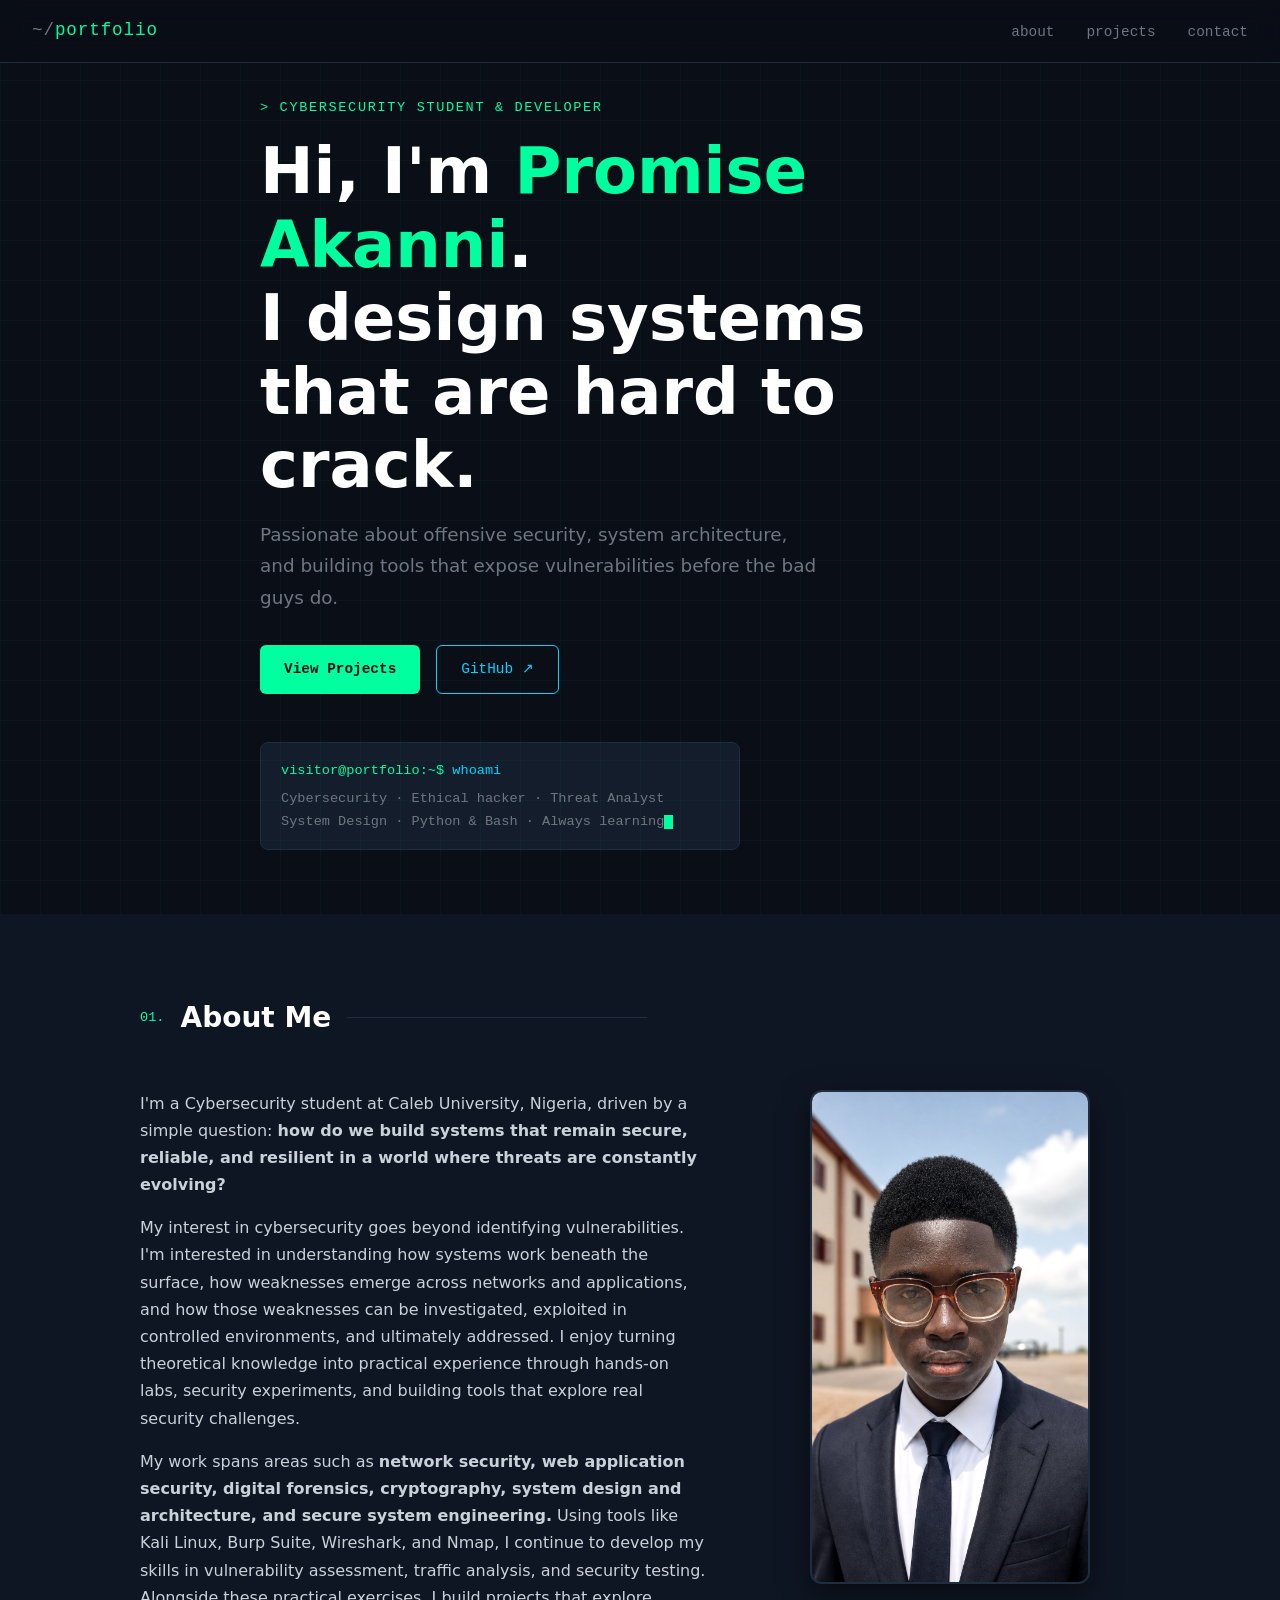
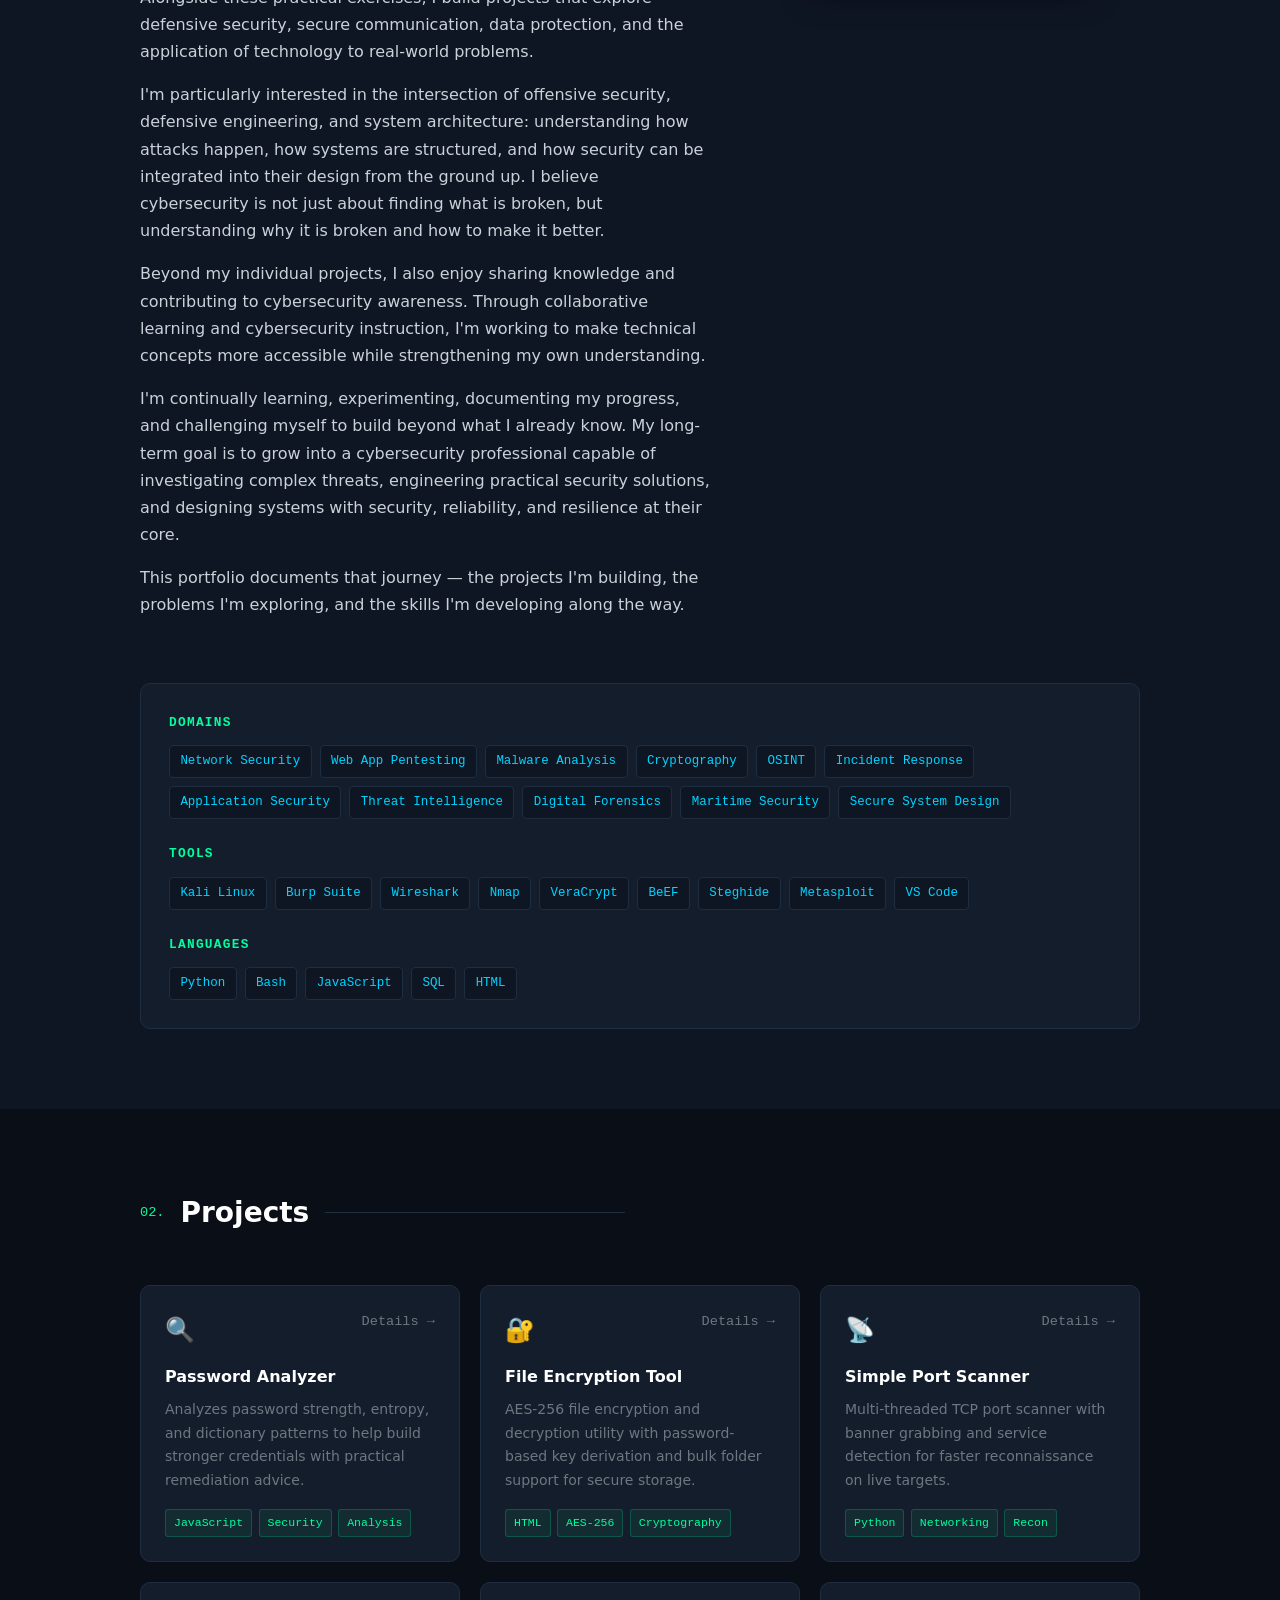
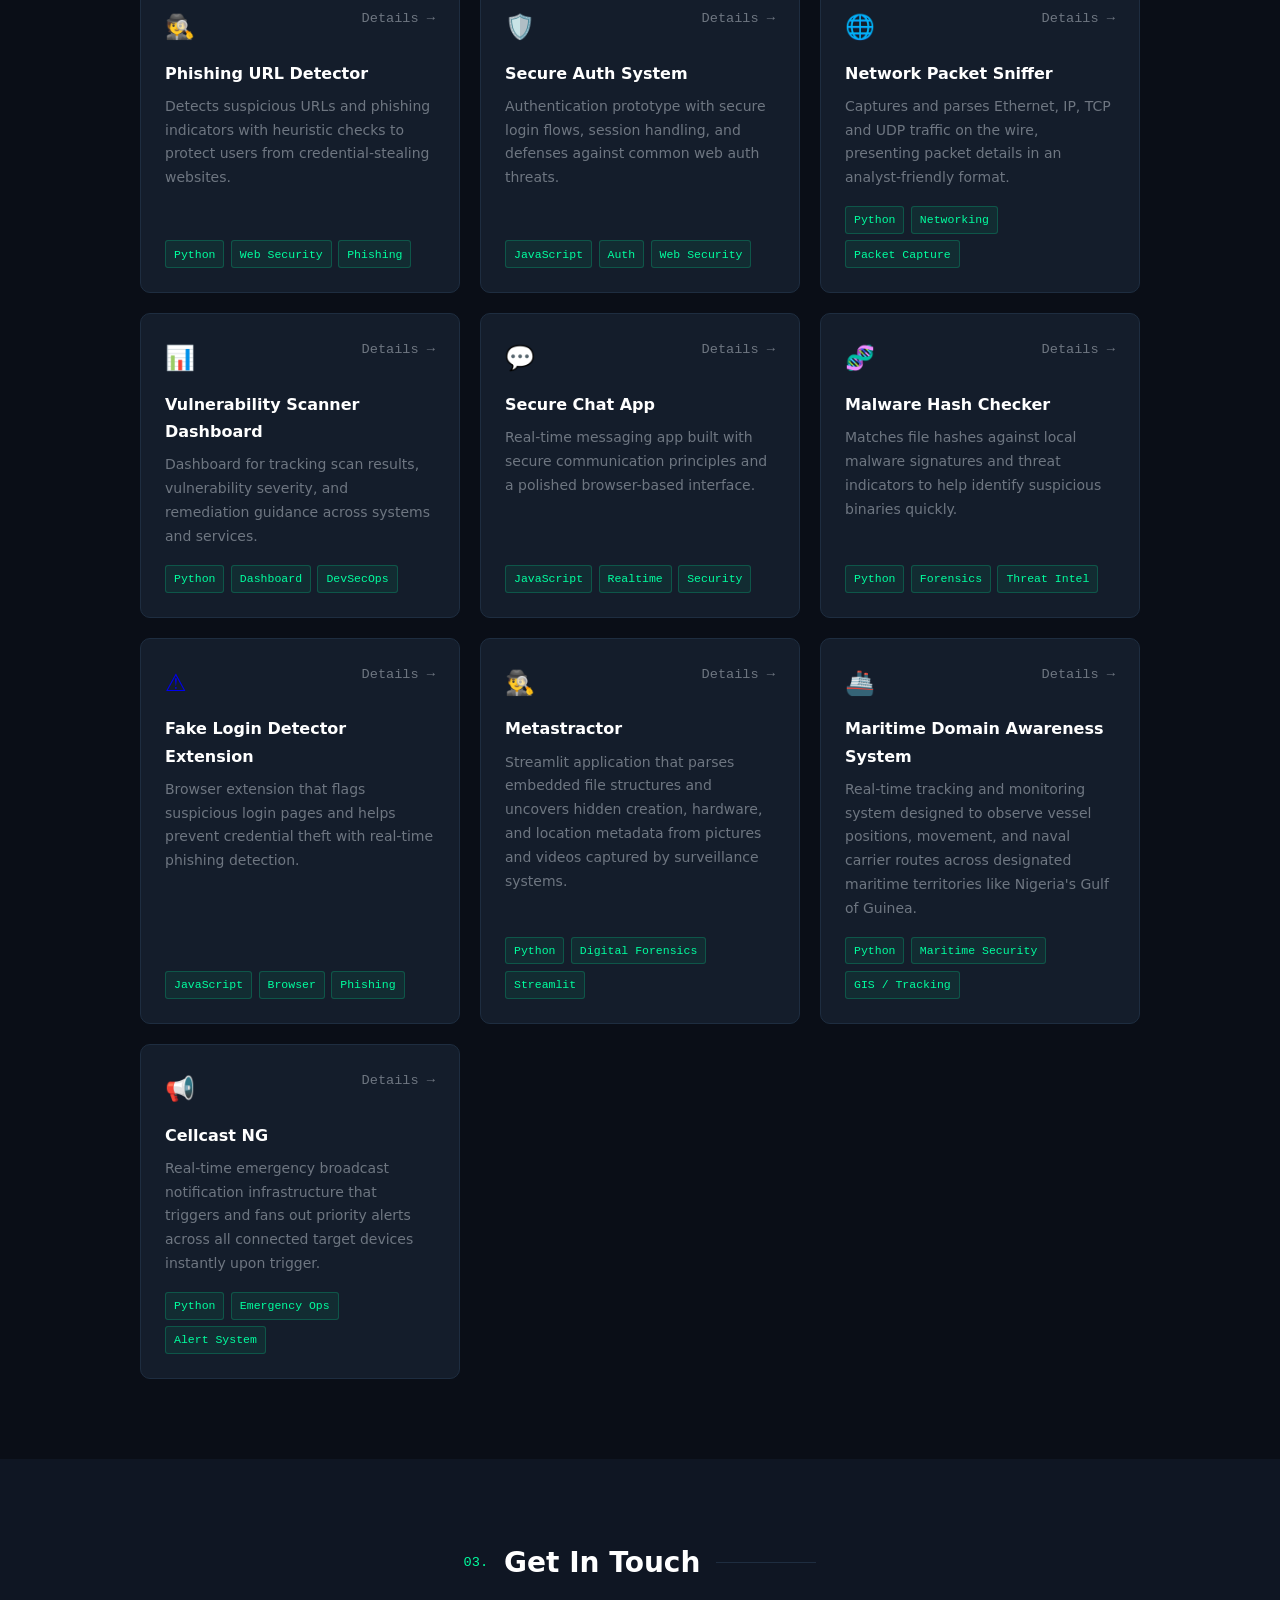
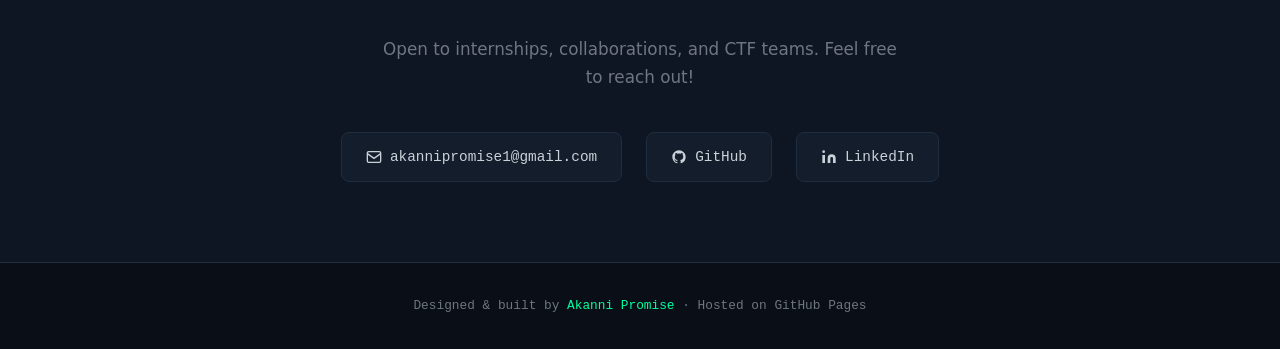
<file: index.html>
<!DOCTYPE html>
<html lang="en">
<head>
  <meta charset="UTF-8">
  <meta name="viewport" content="width=device-width, initial-scale=1.0">
  <title>Akanni Promise | Cybersecurity Portfolio</title>
  <meta name="description" content="Cybersecurity portfolio of Akanni Promise — offensive security, CTFs, and security tooling.">
  <link rel="stylesheet" href="styles.css">
</head>
<body>

  <!-- NAV -->
  <nav>
    <a class="nav-logo" href="#hero"><span>~/</span>portfolio</a>
    <ul>
      <li><a href="#about">about</a></li>
      <li><a href="#projects">projects</a></li>
      <li><a href="#contact">contact</a></li>
    </ul>
  </nav>

  <!-- HERO -->
  <section id="hero">
    <div class="hero-inner">
      <p class="hero-tag">Cybersecurity Student &amp; Developer</p>
      <h1>Hi, I'm <span class="accent">Promise Akanni</span>.<br>I design systems<br>that are hard to crack.</h1>
      <p class="hero-subtitle">
        Passionate about offensive security, system architecture, and building tools that expose vulnerabilities before the bad guys do.
      </p>
      <div class="hero-btns">
        <a href="#projects" class="btn btn-primary">View Projects</a>
        <a href="https://github.com/Akon-007" target="_blank" rel="noopener" class="btn btn-outline">GitHub ↗</a>
      </div>

      <div class="terminal-badge">
        <div><span class="prompt">visitor@portfolio:~$</span> <span class="cmd">whoami</span></div>
        <div class="output">
          Cybersecurity · Ethical hacker · Threat Analyst<br>
          System Design · Python &amp; Bash · Always learning<span class="cursor"></span>
        </div>
      </div>
    </div>
  </section>

  <!-- ABOUT -->
  <section id="about">
    <div class="container">
      <div class="section-header">
        <span class="section-num">01.</span>
        <h2>About Me</h2>
        <div class="section-line"></div>
      </div>

      
<div class="about-grid">
  <div class="about-text">
    <p>
      I'm a Cybersecurity student at Caleb University, Nigeria, driven by a simple question: <strong>how do we build systems that remain secure, reliable, and resilient in a world where threats are constantly evolving?</strong>
    </p>

    <p>
      My interest in cybersecurity goes beyond identifying vulnerabilities. I'm interested in understanding how systems work beneath the surface, how weaknesses emerge across networks and applications, and how those weaknesses can be investigated, exploited in controlled environments, and ultimately addressed. I enjoy turning theoretical knowledge into practical experience through hands-on labs, security experiments, and building tools that explore real security challenges.
    </p>

    <p>
      My work spans areas such as <strong>network security, web application security, digital forensics, cryptography, system design and architecture, and secure system engineering.</strong> Using tools like Kali Linux, Burp Suite, Wireshark, and Nmap, I continue to develop my skills in vulnerability assessment, traffic analysis, and security testing. Alongside these practical exercises, I build projects that explore defensive security, secure communication, data protection, and the application of technology to real-world problems.
    </p>

    <p>
      I'm particularly interested in the intersection of offensive security, defensive engineering, and system architecture: understanding how attacks happen, how systems are structured, and how security can be integrated into their design from the ground up. I believe cybersecurity is not just about finding what is broken, but understanding why it is broken and how to make it better.
    </p>

    <p>
      Beyond my individual projects, I also enjoy sharing knowledge and contributing to cybersecurity awareness. Through collaborative learning and cybersecurity instruction, I'm working to make technical concepts more accessible while strengthening my own understanding.
    </p>

    <p>
      I'm continually learning, experimenting, documenting my progress, and challenging myself to build beyond what I already know. My long-term goal is to grow into a cybersecurity professional capable of investigating complex threats, engineering practical security solutions, and designing systems with security, reliability, and resilience at their core.
    </p>

    <p>
      This portfolio documents that journey — the projects I'm building, the problems I'm exploring, and the skills I'm developing along the way.
    </p>
  </div>

        <div class="about-image-wrapper">
          <div class="profile-frame">
            <img class="profile-img" src="profile.png" alt="Akanni Promise Profile Picture">
          </div>
        </div>

        <div class="skills-box">
          <h3>Domains</h3>
          <div class="tag-list">
            <span class="tag">Network Security</span>
            <span class="tag">Web App Pentesting</span>
            <span class="tag">Malware Analysis</span>
            <span class="tag">Cryptography</span>
            <span class="tag">OSINT</span>
            <span class="tag">Incident Response</span>
            <span class="tag">Application Security</span>
            <span class="tag">Threat Intelligence</span>
            <span class="tag">Digital Forensics</span>
            <span class="tag">Maritime Security</span>
            <span class="tag">Secure System Design</span>
          </div>

          <h3>Tools</h3>
          <div class="tag-list">
            <span class="tag">Kali Linux</span>
            <span class="tag">Burp Suite</span>
            <span class="tag">Wireshark</span>
            <span class="tag">Nmap</span>
            <span class="tag">VeraCrypt</span>
            <span class="tag">BeEF</span>
            <span class="tag">Steghide</span>
            <span class="tag">Metasploit</span>
            <span class="tag">VS Code</span>
          </div>

          <h3>Languages</h3>
          <div class="tag-list">
            <span class="tag">Python</span>
            <span class="tag">Bash</span>
            <span class="tag">JavaScript</span>
            <span class="tag">SQL</span>
            <span class="tag">HTML</span>
          </div>
        </div>
      </div>
    </div>
  </section>

  <!-- PROJECTS -->
  <section id="projects">
    <div class="container">
      <div class="section-header">
        <span class="section-num">02.</span>
        <h2>Projects</h2>
        <div class="section-line"></div>
      </div>

      <div class="projects-grid">

        <!-- Project 1 -->
        <a class="project-card" href="projects/password-analyzer.html">
          <div class="card-top">
            <span class="card-icon">🔍</span>
            <div class="card-links"><span>Details →</span></div>
          </div>
          <div class="card-title">Password Analyzer</div>
          <div class="card-desc">
            Analyzes password strength, entropy, and dictionary patterns to help build stronger credentials with practical remediation advice.
          </div>
          <div class="card-tags">
            <span class="card-tag">JavaScript</span>
            <span class="card-tag">Security</span>
            <span class="card-tag">Analysis</span>
          </div>
        </a>

        <!-- Project 2 -->
        <a class="project-card" href="projects/file-encryption-tool.html">
          <div class="card-top">
            <span class="card-icon">🔐</span>
            <div class="card-links"><span>Details →</span></div>
          </div>
          <div class="card-title">File Encryption Tool</div>
          <div class="card-desc">
            AES-256 file encryption and decryption utility with password-based key derivation and bulk folder support for secure storage.
          </div>
          <div class="card-tags">
            <span class="card-tag">HTML</span>
            <span class="card-tag">AES-256</span>
            <span class="card-tag">Cryptography</span>
          </div>
        </a>

        <!-- Project 3 -->
        <a class="project-card" href="projects/simple-port-scanner.html">
          <div class="card-top">
            <span class="card-icon">📡</span>
            <div class="card-links"><span>Details →</span></div>
          </div>
          <div class="card-title">Simple Port Scanner</div>
          <div class="card-desc">
            Multi-threaded TCP port scanner with banner grabbing and service detection for faster reconnaissance on live targets.
          </div>
          <div class="card-tags">
            <span class="card-tag">Python</span>
            <span class="card-tag">Networking</span>
            <span class="card-tag">Recon</span>
          </div>
        </a>

        <!-- Project 4 -->
        <a class="project-card" href="projects/phishing-url-detector.html">
          <div class="card-top">
            <span class="card-icon">🕵️</span>
            <div class="card-links"><span>Details →</span></div>
          </div>
          <div class="card-title">Phishing URL Detector</div>
          <div class="card-desc">
            Detects suspicious URLs and phishing indicators with heuristic checks to protect users from credential-stealing websites.
          </div>
          <div class="card-tags">
            <span class="card-tag">Python</span>
            <span class="card-tag">Web Security</span>
            <span class="card-tag">Phishing</span>
          </div>
        </a>

        <!-- Project 5 -->
        <a class="project-card" href="projects/secure-auth-system.html">
          <div class="card-top">
            <span class="card-icon">🛡️</span>
            <div class="card-links"><span>Details →</span></div>
          </div>
          <div class="card-title">Secure Auth System</div>
          <div class="card-desc">
            Authentication prototype with secure login flows, session handling, and defenses against common web auth threats.
          </div>
          <div class="card-tags">
            <span class="card-tag">JavaScript</span>
            <span class="card-tag">Auth</span>
            <span class="card-tag">Web Security</span>
          </div>
        </a>

        <!-- Project 6 -->
        <a class="project-card" href="projects/network-packet-sniffer.html">
          <div class="card-top">
            <span class="card-icon">🌐</span>
            <div class="card-links"><span>Details →</span></div>
          </div>
          <div class="card-title">Network Packet Sniffer</div>
          <div class="card-desc">
            Captures and parses Ethernet, IP, TCP and UDP traffic on the wire, presenting packet details in an analyst-friendly format.
          </div>
          <div class="card-tags">
            <span class="card-tag">Python</span>
            <span class="card-tag">Networking</span>
            <span class="card-tag">Packet Capture</span>
          </div>
        </a>

        <!-- Project 7 -->
        <a class="project-card" href="projects/vulnerability-scanner-dashboard.html">
          <div class="card-top">
            <span class="card-icon">📊</span>
            <div class="card-links"><span>Details →</span></div>
          </div>
          <div class="card-title">Vulnerability Scanner Dashboard</div>
          <div class="card-desc">
            Dashboard for tracking scan results, vulnerability severity, and remediation guidance across systems and services.
          </div>
          <div class="card-tags">
            <span class="card-tag">Python</span>
            <span class="card-tag">Dashboard</span>
            <span class="card-tag">DevSecOps</span>
          </div>
        </a>

        <!-- Project 8 -->
        <a class="project-card" href="projects/secure-chat-app.html">
          <div class="card-top">
            <span class="card-icon">💬</span>
            <div class="card-links"><span>Details →</span></div>
          </div>
          <div class="card-title">Secure Chat App</div>
          <div class="card-desc">
            Real-time messaging app built with secure communication principles and a polished browser-based interface.
          </div>
          <div class="card-tags">
            <span class="card-tag">JavaScript</span>
            <span class="card-tag">Realtime</span>
            <span class="card-tag">Security</span>
          </div>
        </a>

        <!-- Project 9 -->
        <a class="project-card" href="projects/malware-hash-checker.html">
          <div class="card-top">
            <span class="card-icon">🧬</span>
            <div class="card-links"><span>Details →</span></div>
          </div>
          <div class="card-title">Malware Hash Checker</div>
          <div class="card-desc">
            Matches file hashes against local malware signatures and threat indicators to help identify suspicious binaries quickly.
          </div>
          <div class="card-tags">
            <span class="card-tag">Python</span>
            <span class="card-tag">Forensics</span>
            <span class="card-tag">Threat Intel</span>
          </div>
        </a>

        <!-- Project 10 -->
        <a class="project-card" href="projects/fake-login-detector-extension.html">
          <div class="card-top">
            <span class="card-icon">⚠️</span>
            <div class="card-links"><span>Details →</span></div>
          </div>
          <div class="card-title">Fake Login Detector Extension</div>
          <div class="card-desc">
            Browser extension that flags suspicious login pages and helps prevent credential theft with real-time phishing detection.
          </div>
          <div class="card-tags">
            <span class="card-tag">JavaScript</span>
            <span class="card-tag">Browser</span>
            <span class="card-tag">Phishing</span>
          </div>
        </a>

        <!-- Project 11 -->
        <a class="project-card" href="projects/metastractor.html">
          <div class="card-top">
            <span class="card-icon">🕵️‍♂️</span>
            <div class="card-links"><span>Details →</span></div>
          </div>
          <div class="card-title">Metastractor</div>
          <div class="card-desc">
            Streamlit application that parses embedded file structures and uncovers hidden creation, hardware, and location metadata from pictures and videos captured by surveillance systems.
          </div>
          <div class="card-tags">
            <span class="card-tag">Python</span>
            <span class="card-tag">Digital Forensics</span>
            <span class="card-tag">Streamlit</span>
          </div>
        </a>

        <!-- Project 12 -->
        <a class="project-card" href="projects/mda-system.html">
          <div class="card-top">
            <span class="card-icon">🚢</span>
            <div class="card-links"><span>Details →</span></div>
          </div>
          <div class="card-title">Maritime Domain Awareness System</div>
          <div class="card-desc">
            Real-time tracking and monitoring system designed to observe vessel positions, movement, and naval carrier routes across designated maritime territories like Nigeria's Gulf of Guinea.
          </div>
          <div class="card-tags">
            <span class="card-tag">Python</span>
            <span class="card-tag">Maritime Security</span>
            <span class="card-tag">GIS / Tracking</span>
          </div>
        </a>

        <!-- Project 13 -->
        <a class="project-card" href="projects/cellcast-ng.html">
          <div class="card-top">
            <span class="card-icon">📢</span>
            <div class="card-links"><span>Details →</span></div>
          </div>
          <div class="card-title">Cellcast NG</div>
          <div class="card-desc">
            Real-time emergency broadcast notification infrastructure that triggers and fans out priority alerts across all connected target devices instantly upon trigger.
          </div>
          <div class="card-tags">
            <span class="card-tag">Python</span>
            <span class="card-tag">Emergency Ops</span>
            <span class="card-tag">Alert System</span>
          </div>
        </a>

      </div>
    </div>
  </section>

  <!-- CONTACT -->
  <section id="contact">
    <div class="container">
      <div class="section-header">
        <span class="section-num">03.</span>
        <h2>Get In Touch</h2>
        <div class="section-line"></div>
      </div>
      <p class="contact-tagline">
        Open to internships, collaborations, and CTF teams. Feel free to reach out!
      </p>
      <div class="contact-links">
        <a class="contact-link" href="mailto:akannipromise1@gmail.com">
          <svg width="16" height="16" viewBox="0 0 24 24" fill="none" stroke="currentColor" stroke-width="2"><rect x="2" y="4" width="20" height="16" rx="2"></rect><path d="m2 7 10 7 10-7"></path></svg>
          akannipromise1@gmail.com
        </a>
        <a class="contact-link" href="https://github.com/Akon-007" target="_blank" rel="noopener">
          <svg width="16" height="16" viewBox="0 0 24 24" fill="currentColor"><path d="M12 2C6.477 2 2 6.484 2 12.021c0 4.428 2.865 8.185 6.839 9.504.5.092.682-.217.682-.482 0-.237-.009-.868-.014-1.703-2.782.605-3.369-1.342-3.369-1.342-.454-1.154-1.11-1.462-1.11-1.462-.908-.62.069-.608.069-.608 1.003.07 1.531 1.031 1.531 1.031.892 1.53 2.341 1.088 2.91.832.092-.647.35-1.088.636-1.338-2.22-.253-4.555-1.113-4.555-4.951 0-1.093.39-1.988 1.029-2.688-.103-.253-.446-1.272.098-2.65 0 0 .84-.27 2.75 1.026A9.564 9.564 0 0112 6.844a9.59 9.59 0 012.504.338c1.909-1.296 2.747-1.027 2.747-1.027.546 1.379.202 2.398.1 2.651.64.7 1.028 1.595 1.028 2.688 0 3.848-2.339 4.695-4.566 4.943.359.309.678.92.678 1.855 0 1.338-.012 2.419-.012 2.747 0 .268.18.58.688.482A10.025 10.025 0 0022 12.021C22 6.484 17.522 2 12 2z"></path></svg>
          GitHub
        </a>
        <a class="contact-link" href="https://www.linkedin.com/in/promise-akanni-5b4948345" target="_blank" rel="noopener">
          <svg width="16" height="16" viewBox="0 0 24 24" fill="currentColor"><path d="M16 8a6 6 0 016 6v7h-4v-7a2 2 0 00-2-2 2 2 0 00-2 2v7h-4v-7a6 6 0 016-6zM2 9h4v12H2z"></path><circle cx="4" cy="4" r="2"></circle></svg>
          LinkedIn
        </a>
      </div>
    </div>
  </section>

  <!-- FOOTER -->
  <footer>
    Designed &amp; built by <span>Akanni Promise</span> · Hosted on GitHub Pages
  </footer>

</body>
</html>
</file>
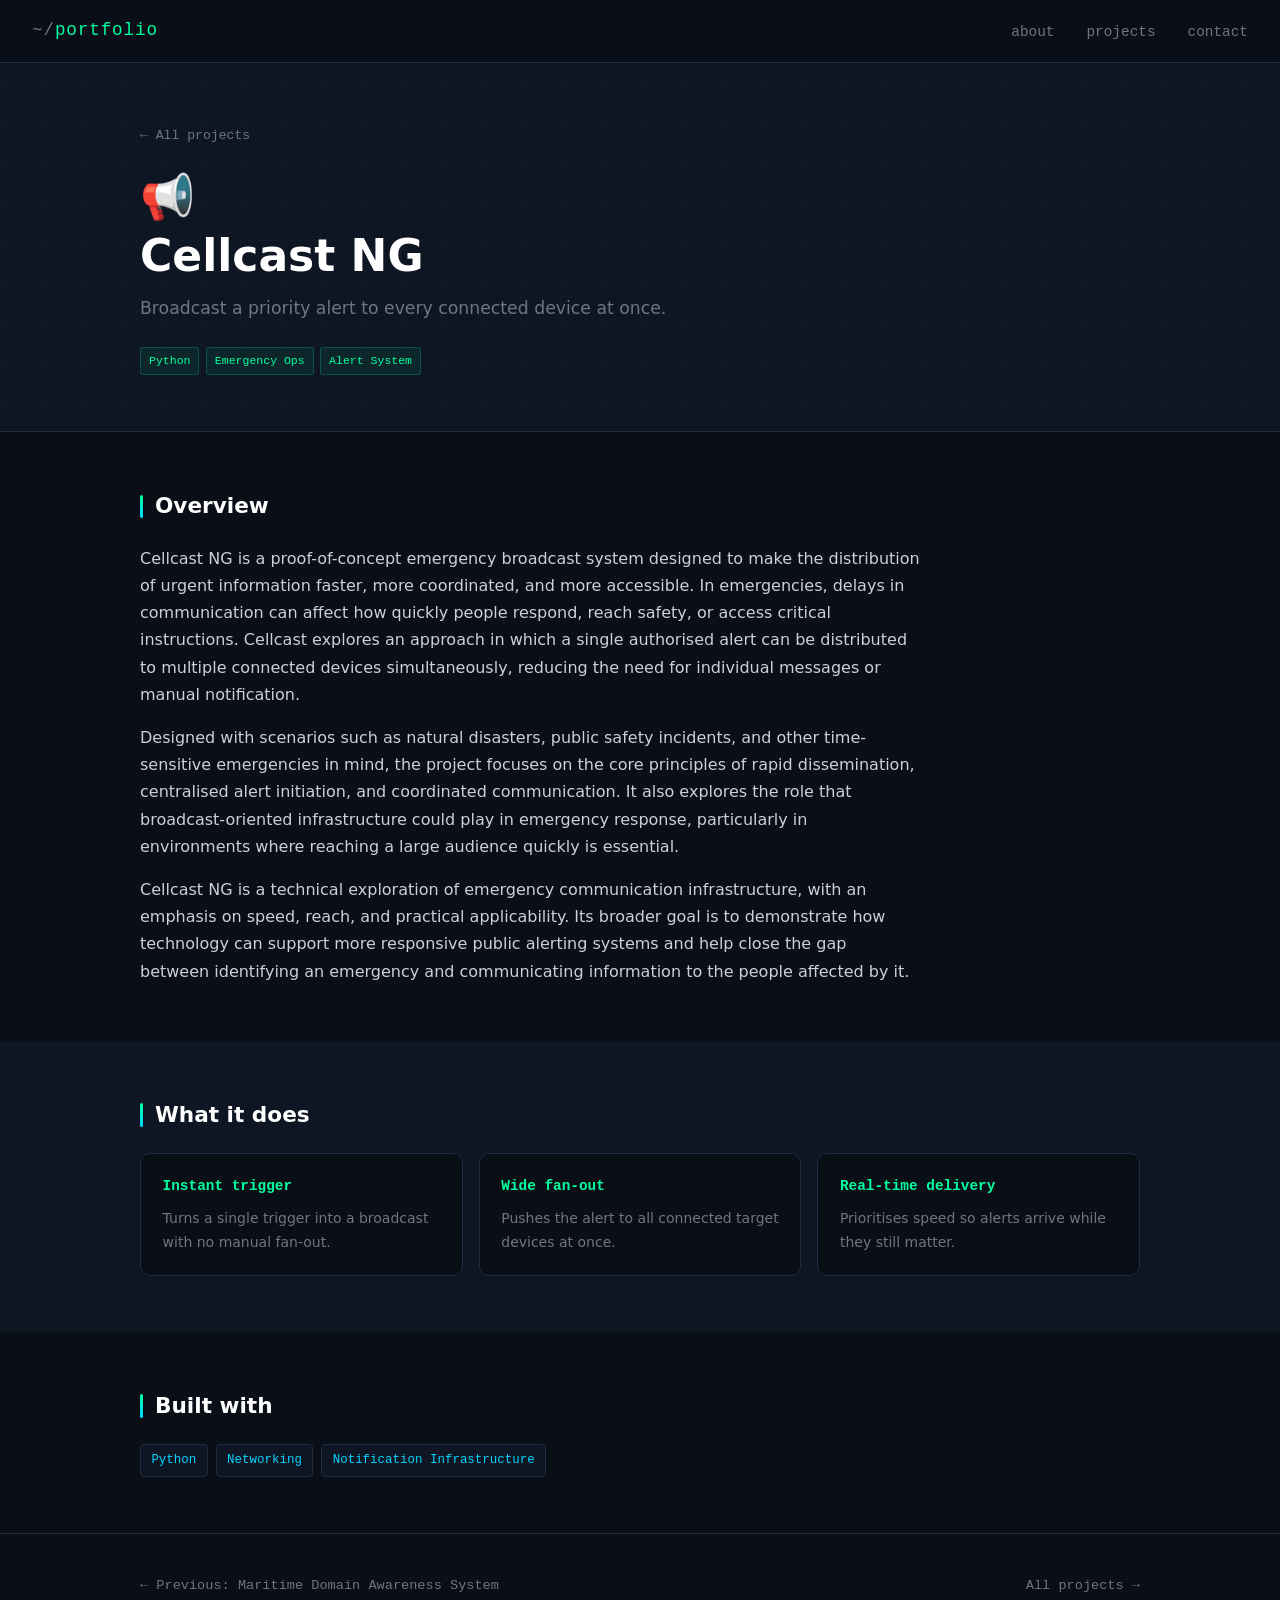
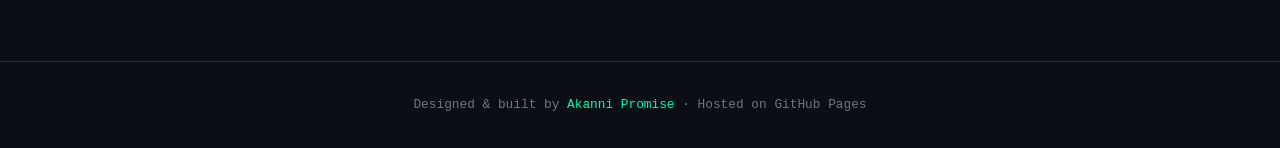
<file: projects/cellcast-ng.html>
<!DOCTYPE html>
<html lang="en">
<head>
  <meta charset="UTF-8">
  <meta name="viewport" content="width=device-width, initial-scale=1.0">
  <title>Cellcast NG | Akanni Promise</title>
  <meta name="description" content="Real-time emergency broadcast infrastructure that fans out priority alerts to every connected device instantly.">
  <link rel="stylesheet" href="../styles.css">
</head>
<body>

  <nav>
    <a class="nav-logo" href="../index.html"><span>~/</span>portfolio</a>
    <ul>
      <li><a href="../index.html#about">about</a></li>
      <li><a href="../index.html#projects">projects</a></li>
      <li><a href="../index.html#contact">contact</a></li>
    </ul>
  </nav>

  <header class="project-hero">
    <div class="container">
      <a class="back-link" href="../index.html#projects">← All projects</a>
      <div class="project-icon">📢</div>
      <h1 class="project-title">Cellcast NG</h1>
      <p class="project-tagline">
        Broadcast a priority alert to every connected device at once.
      </p>
      <div class="project-tags">
        <span class="card-tag">Python</span>
        <span class="card-tag">Emergency Ops</span>
        <span class="card-tag">Alert System</span>
      </div>
    </div>
  </header>

  
<section class="proj-section">
  <div class="container">
    <h2>Overview</h2>
    <p>
      Cellcast NG is a proof-of-concept emergency broadcast system designed to make the distribution of urgent information faster, more coordinated, and more accessible. In emergencies, delays in communication can affect how quickly people respond, reach safety, or access critical instructions. Cellcast explores an approach in which a single authorised alert can be distributed to multiple connected devices simultaneously, reducing the need for individual messages or manual notification.
    </p>
    <p>
      Designed with scenarios such as natural disasters, public safety incidents, and other time-sensitive emergencies in mind, the project focuses on the core principles of rapid dissemination, centralised alert initiation, and coordinated communication. It also explores the role that broadcast-oriented infrastructure could play in emergency response, particularly in environments where reaching a large audience quickly is essential.
    </p>
    <p>
      Cellcast NG is a technical exploration of emergency communication infrastructure, with an emphasis on speed, reach, and practical applicability. Its broader goal is to demonstrate how technology can support more responsive public alerting systems and help close the gap between identifying an emergency and communicating information to the people affected by it.
    </p>
  </div>
</section>

  <section class="proj-section alt">
    <div class="container">
      <h2>What it does</h2>
      <div class="feature-grid">
        <div class="feature-card">
          <h3>Instant trigger</h3>
          <p>Turns a single trigger into a broadcast with no manual fan-out.</p>
        </div>
        <div class="feature-card">
          <h3>Wide fan-out</h3>
          <p>Pushes the alert to all connected target devices at once.</p>
        </div>
        <div class="feature-card">
          <h3>Real-time delivery</h3>
          <p>Prioritises speed so alerts arrive while they still matter.</p>
        </div>
      </div>
    </div>
  </section>

  <section class="proj-section">
    <div class="container">
      <h2>Built with</h2>
      <div class="tag-list">
        <span class="tag">Python</span>
        <span class="tag">Networking</span>
        <span class="tag">Notification Infrastructure</span>
      </div>
    </div>
  </section>

  <section class="proj-nav">
    <div class="container">
      <a class="proj-nav-link" href="mda-system.html">← Previous: Maritime Domain Awareness System</a>
      <a class="proj-nav-link" href="../index.html#projects">All projects →</a>
    </div>
  </section>

  <footer>
    Designed &amp; built by <span>Akanni Promise</span> · Hosted on GitHub Pages
  </footer>

</body>
</html>
</file>
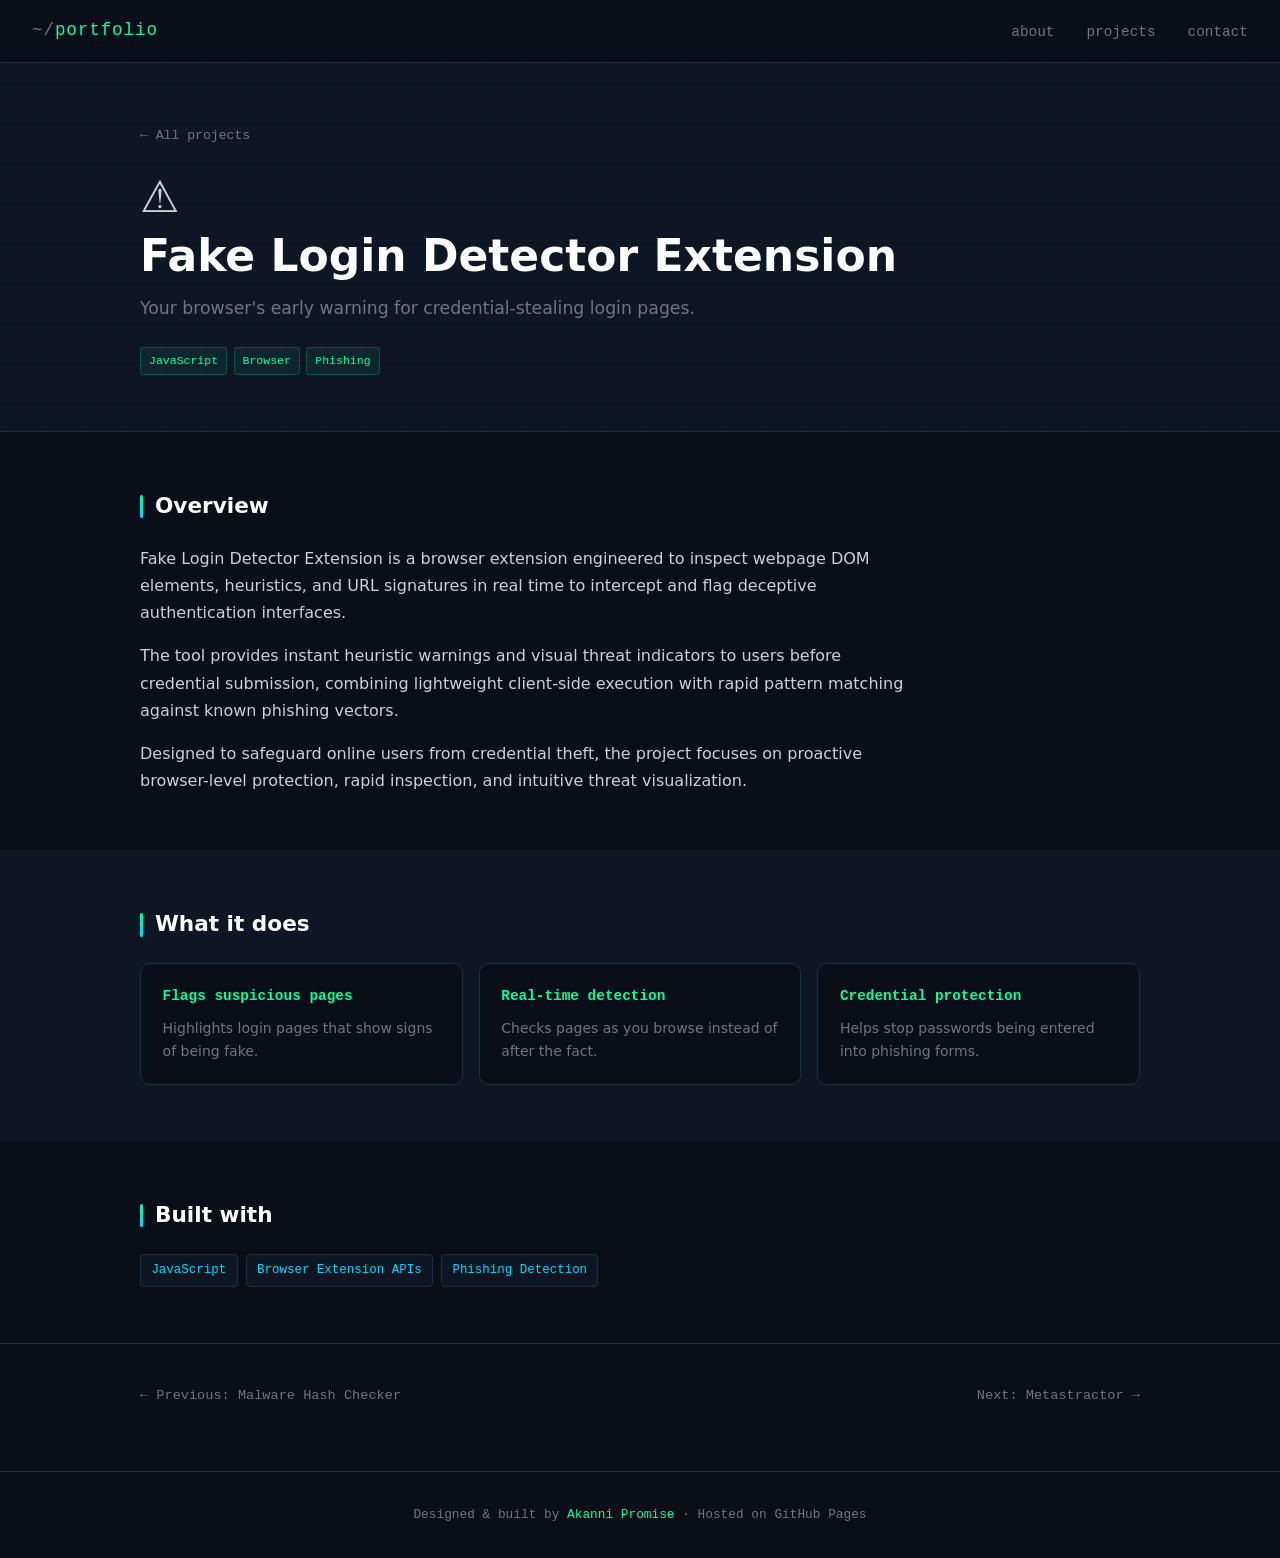
<file: projects/fake-login-detector-extension.html>
<!DOCTYPE html>
<html lang="en">
<head>
  <meta charset="UTF-8">
  <meta name="viewport" content="width=device-width, initial-scale=1.0">
  <title>Fake Login Detector Extension | Akanni Promise</title>
  <meta name="description" content="A browser extension that flags suspicious login pages and helps prevent credential theft in real time.">
  <link rel="stylesheet" href="../styles.css">
</head>
<body>

  <nav>
    <a class="nav-logo" href="../index.html"><span>~/</span>portfolio</a>
    <ul>
      <li><a href="../index.html#about">about</a></li>
      <li><a href="../index.html#projects">projects</a></li>
      <li><a href="../index.html#contact">contact</a></li>
    </ul>
  </nav>

  <header class="project-hero">
    <div class="container">
      <a class="back-link" href="../index.html#projects">← All projects</a>
      <div class="project-icon">⚠️</div>
      <h1 class="project-title">Fake Login Detector Extension</h1>
      <p class="project-tagline">
        Your browser's early warning for credential-stealing login pages.
      </p>
      <div class="project-tags">
        <span class="card-tag">JavaScript</span>
        <span class="card-tag">Browser</span>
        <span class="card-tag">Phishing</span>
      </div>
    </div>
  </header>

  <section class="proj-section">
  <div class="container">
    <h2>Overview</h2>
    <p>
      Fake Login Detector Extension is a browser extension engineered to inspect webpage DOM elements, heuristics, and URL signatures in real time to intercept and flag deceptive authentication interfaces.
    </p>
    <p>
      The tool provides instant heuristic warnings and visual threat indicators to users before credential submission, combining lightweight client-side execution with rapid pattern matching against known phishing vectors.
    </p>
    <p>
      Designed to safeguard online users from credential theft, the project focuses on proactive browser-level protection, rapid inspection, and intuitive threat visualization.
    </p>
  </div>
</section>

  <section class="proj-section alt">
    <div class="container">
      <h2>What it does</h2>
      <div class="feature-grid">
        <div class="feature-card">
          <h3>Flags suspicious pages</h3>
          <p>Highlights login pages that show signs of being fake.</p>
        </div>
        <div class="feature-card">
          <h3>Real-time detection</h3>
          <p>Checks pages as you browse instead of after the fact.</p>
        </div>
        <div class="feature-card">
          <h3>Credential protection</h3>
          <p>Helps stop passwords being entered into phishing forms.</p>
        </div>
      </div>
    </div>
  </section>

  <section class="proj-section">
    <div class="container">
      <h2>Built with</h2>
      <div class="tag-list">
        <span class="tag">JavaScript</span>
        <span class="tag">Browser Extension APIs</span>
        <span class="tag">Phishing Detection</span>
      </div>
    </div>
  </section>

  <section class="proj-nav">
    <div class="container">
      <a class="proj-nav-link" href="malware-hash-checker.html">← Previous: Malware Hash Checker</a>
      <a class="proj-nav-link" href="metastractor.html">Next: Metastractor →</a>
    </div>
  </section>

  <footer>
    Designed &amp; built by <span>Akanni Promise</span> · Hosted on GitHub Pages
  </footer>

</body>
</html>
</file>
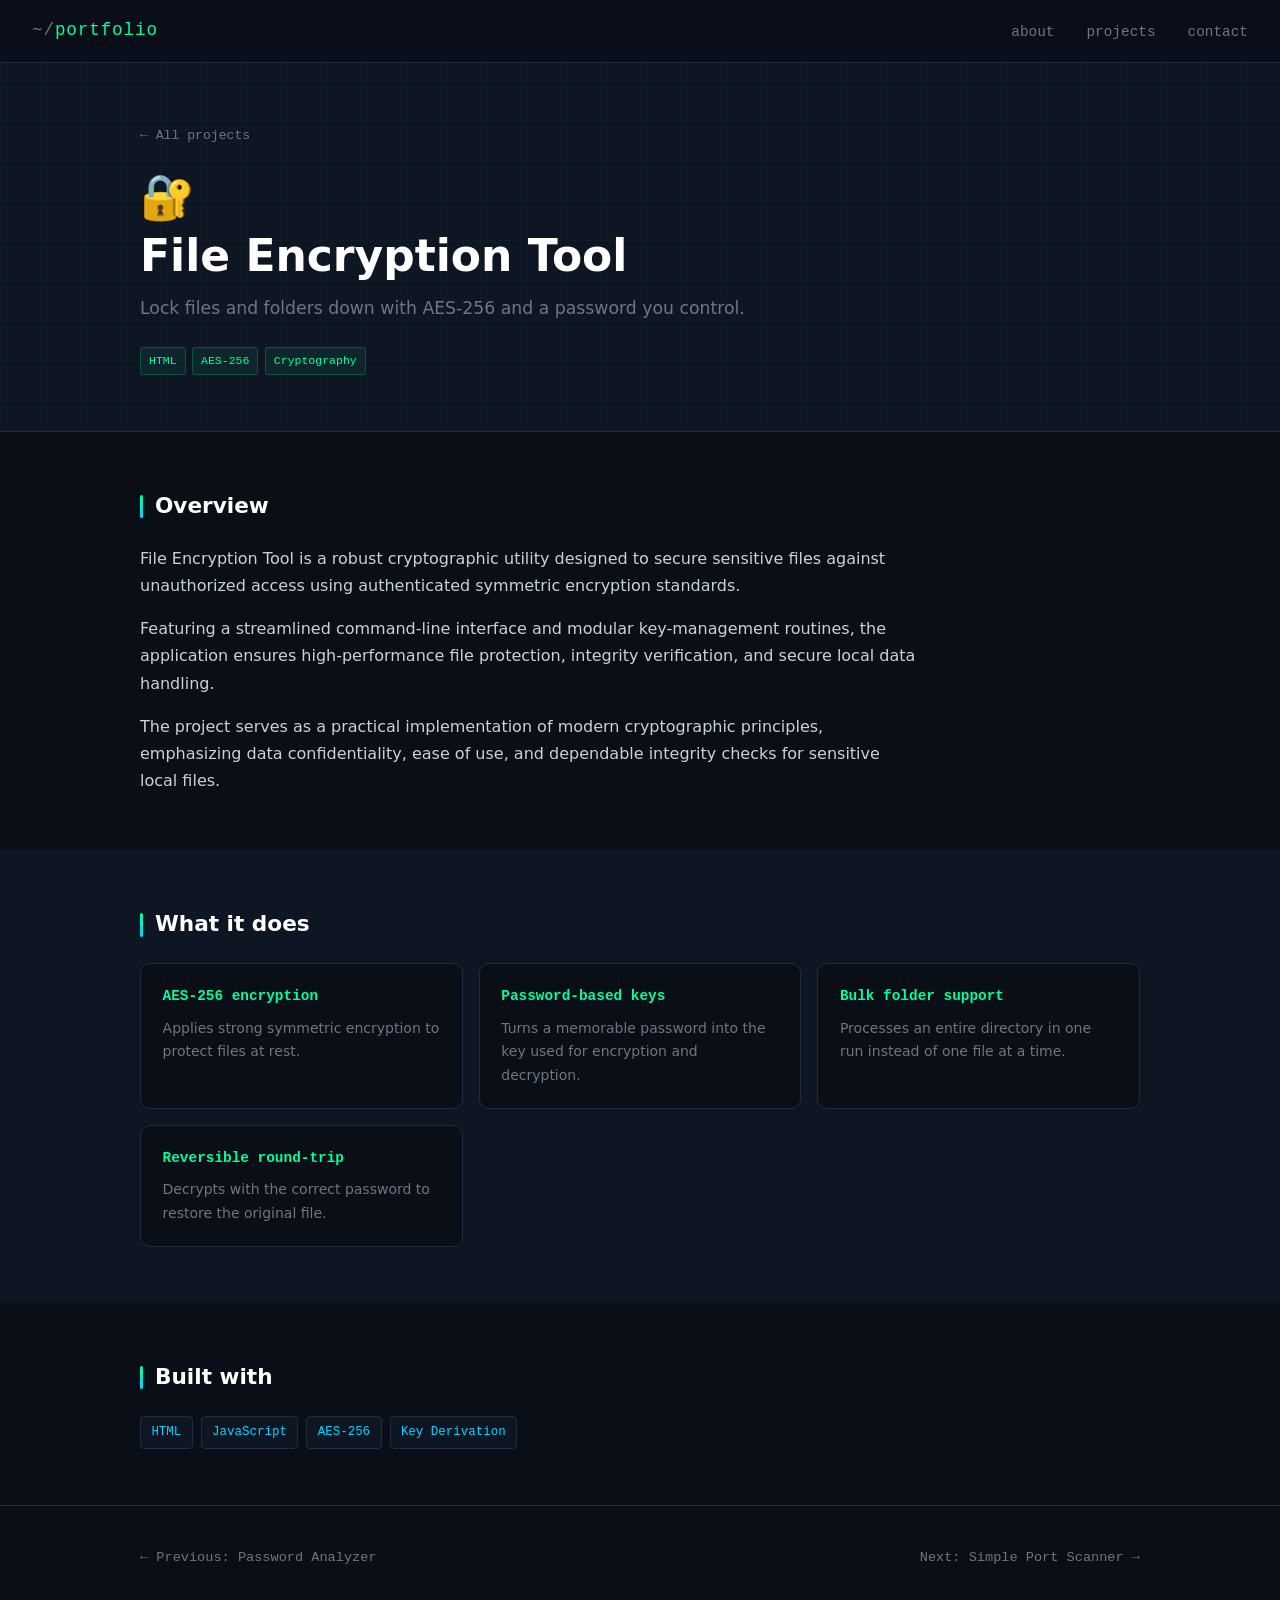
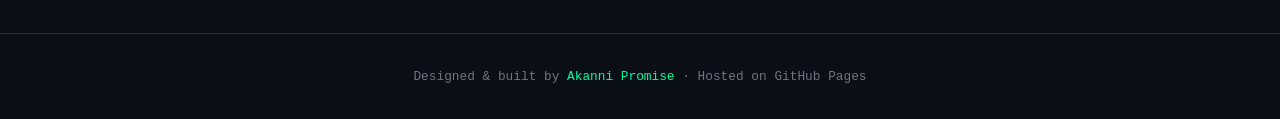
<file: projects/file-encryption-tool.html>
<!DOCTYPE html>
<html lang="en">
<head>
  <meta charset="UTF-8">
  <meta name="viewport" content="width=device-width, initial-scale=1.0">
  <title>File Encryption Tool | Akanni Promise</title>
  <meta name="description" content="An AES-256 file encryption and decryption utility with password-based key derivation and bulk folder support.">
  <link rel="stylesheet" href="../styles.css">
</head>
<body>

  <nav>
    <a class="nav-logo" href="../index.html"><span>~/</span>portfolio</a>
    <ul>
      <li><a href="../index.html#about">about</a></li>
      <li><a href="../index.html#projects">projects</a></li>
      <li><a href="../index.html#contact">contact</a></li>
    </ul>
  </nav>

  <header class="project-hero">
    <div class="container">
      <a class="back-link" href="../index.html#projects">← All projects</a>
      <div class="project-icon">🔐</div>
      <h1 class="project-title">File Encryption Tool</h1>
      <p class="project-tagline">
        Lock files and folders down with AES-256 and a password you control.
      </p>
      <div class="project-tags">
        <span class="card-tag">HTML</span>
        <span class="card-tag">AES-256</span>
        <span class="card-tag">Cryptography</span>
      </div>
    </div>
  </header>

  <section class="proj-section">
  <div class="container">
    <h2>Overview</h2>
    <p>
      File Encryption Tool is a robust cryptographic utility designed to secure sensitive files against unauthorized access using authenticated symmetric encryption standards.
    </p>
    <p>
      Featuring a streamlined command-line interface and modular key-management routines, the application ensures high-performance file protection, integrity verification, and secure local data handling.
    </p>
    <p>
      The project serves as a practical implementation of modern cryptographic principles, emphasizing data confidentiality, ease of use, and dependable integrity checks for sensitive local files.
    </p>
  </div>
</section>

  <section class="proj-section alt">
    <div class="container">
      <h2>What it does</h2>
      <div class="feature-grid">
        <div class="feature-card">
          <h3>AES-256 encryption</h3>
          <p>Applies strong symmetric encryption to protect files at rest.</p>
        </div>
        <div class="feature-card">
          <h3>Password-based keys</h3>
          <p>Turns a memorable password into the key used for encryption and decryption.</p>
        </div>
        <div class="feature-card">
          <h3>Bulk folder support</h3>
          <p>Processes an entire directory in one run instead of one file at a time.</p>
        </div>
        <div class="feature-card">
          <h3>Reversible round-trip</h3>
          <p>Decrypts with the correct password to restore the original file.</p>
        </div>
      </div>
    </div>
  </section>

  <section class="proj-section">
    <div class="container">
      <h2>Built with</h2>
      <div class="tag-list">
        <span class="tag">HTML</span>
        <span class="tag">JavaScript</span>
        <span class="tag">AES-256</span>
        <span class="tag">Key Derivation</span>
      </div>
    </div>
  </section>

  <section class="proj-nav">
    <div class="container">
      <a class="proj-nav-link" href="password-analyzer.html">← Previous: Password Analyzer</a>
      <a class="proj-nav-link" href="simple-port-scanner.html">Next: Simple Port Scanner →</a>
    </div>
  </section>

  <footer>
    Designed &amp; built by <span>Akanni Promise</span> · Hosted on GitHub Pages
  </footer>

</body>
</html>
</file>
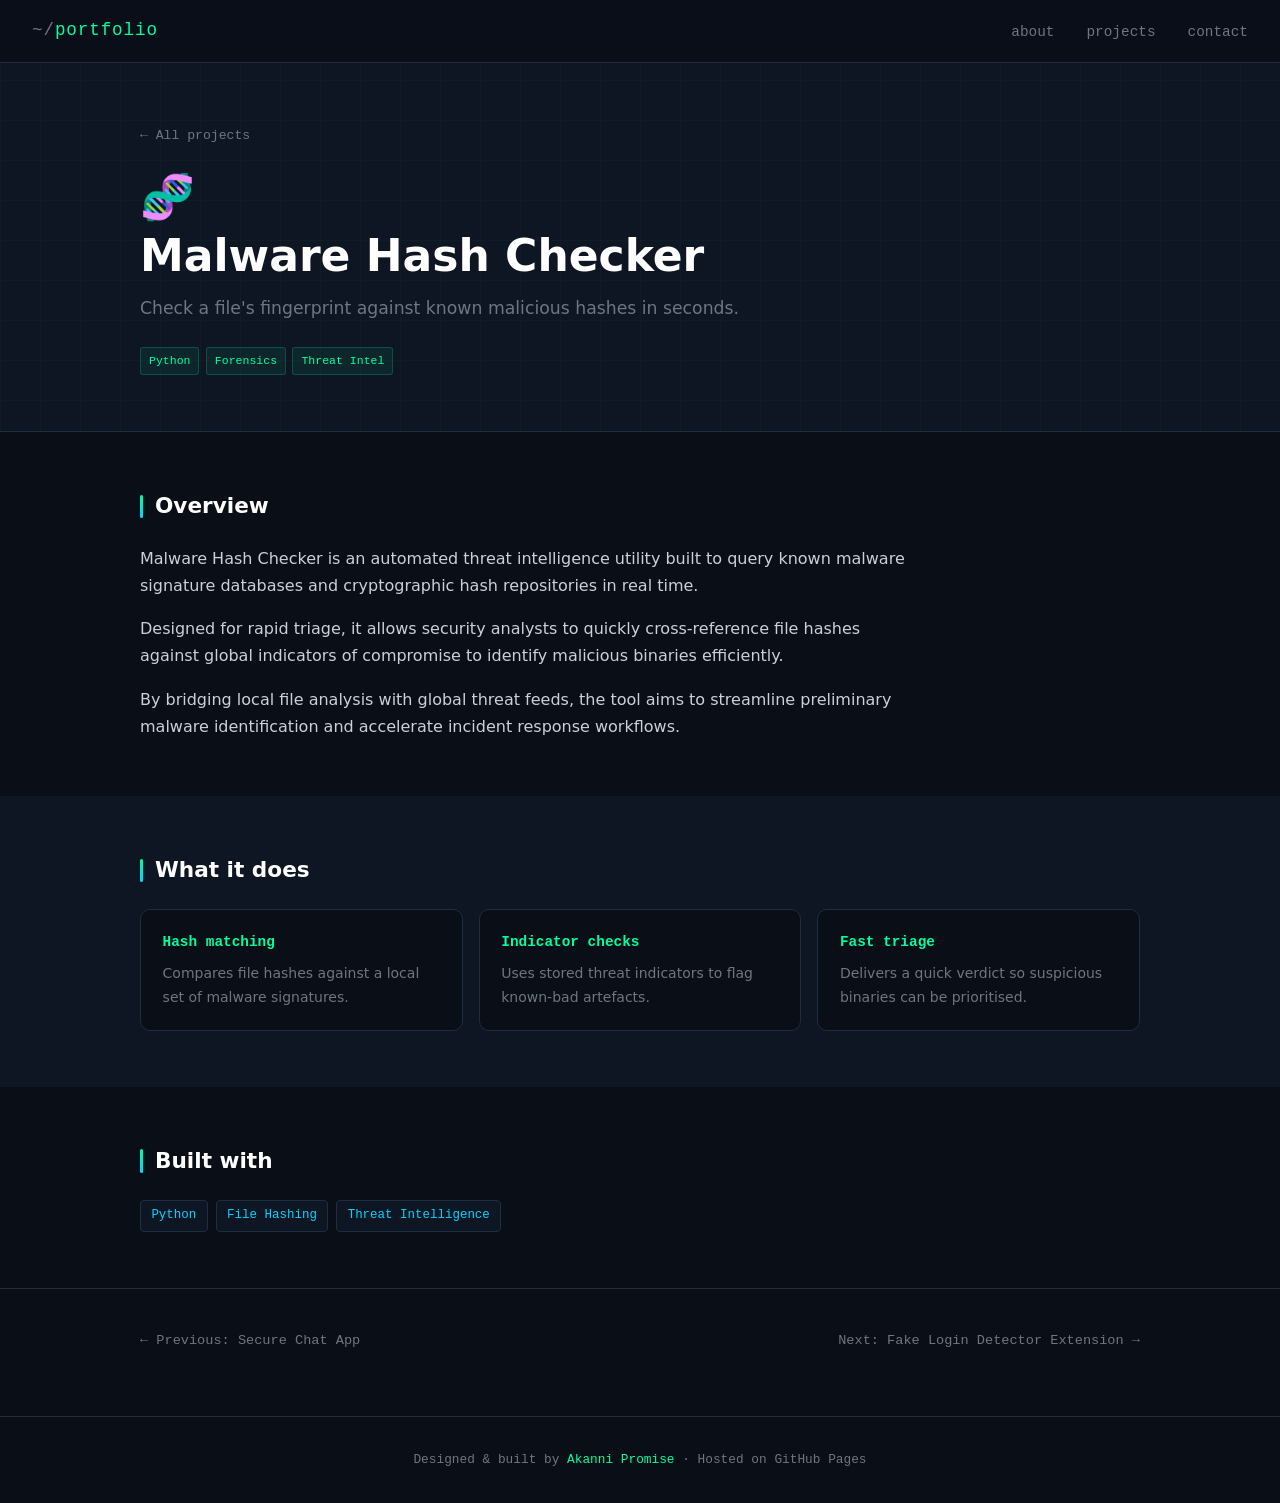
<file: projects/malware-hash-checker.html>
<!DOCTYPE html>
<html lang="en">
<head>
  <meta charset="UTF-8">
  <meta name="viewport" content="width=device-width, initial-scale=1.0">
  <title>Malware Hash Checker | Akanni Promise</title>
  <meta name="description" content="Matches file hashes against local malware signatures and threat indicators to identify suspicious binaries.">
  <link rel="stylesheet" href="../styles.css">
</head>
<body>

  <nav>
    <a class="nav-logo" href="../index.html"><span>~/</span>portfolio</a>
    <ul>
      <li><a href="../index.html#about">about</a></li>
      <li><a href="../index.html#projects">projects</a></li>
      <li><a href="../index.html#contact">contact</a></li>
    </ul>
  </nav>

  <header class="project-hero">
    <div class="container">
      <a class="back-link" href="../index.html#projects">← All projects</a>
      <div class="project-icon">🧬</div>
      <h1 class="project-title">Malware Hash Checker</h1>
      <p class="project-tagline">
        Check a file's fingerprint against known malicious hashes in seconds.
      </p>
      <div class="project-tags">
        <span class="card-tag">Python</span>
        <span class="card-tag">Forensics</span>
        <span class="card-tag">Threat Intel</span>
      </div>
    </div>
  </header>

  <section class="proj-section">
  <div class="container">
    <h2>Overview</h2>
    <p>
      Malware Hash Checker is an automated threat intelligence utility built to query known malware signature databases and cryptographic hash repositories in real time.
    </p>
    <p>
      Designed for rapid triage, it allows security analysts to quickly cross-reference file hashes against global indicators of compromise to identify malicious binaries efficiently.
    </p>
    <p>
      By bridging local file analysis with global threat feeds, the tool aims to streamline preliminary malware identification and accelerate incident response workflows.
    </p>
  </div>
</section>

  <section class="proj-section alt">
    <div class="container">
      <h2>What it does</h2>
      <div class="feature-grid">
        <div class="feature-card">
          <h3>Hash matching</h3>
          <p>Compares file hashes against a local set of malware signatures.</p>
        </div>
        <div class="feature-card">
          <h3>Indicator checks</h3>
          <p>Uses stored threat indicators to flag known-bad artefacts.</p>
        </div>
        <div class="feature-card">
          <h3>Fast triage</h3>
          <p>Delivers a quick verdict so suspicious binaries can be prioritised.</p>
        </div>
      </div>
    </div>
  </section>

  <section class="proj-section">
    <div class="container">
      <h2>Built with</h2>
      <div class="tag-list">
        <span class="tag">Python</span>
        <span class="tag">File Hashing</span>
        <span class="tag">Threat Intelligence</span>
      </div>
    </div>
  </section>

  <section class="proj-nav">
    <div class="container">
      <a class="proj-nav-link" href="secure-chat-app.html">← Previous: Secure Chat App</a>
      <a class="proj-nav-link" href="fake-login-detector-extension.html">Next: Fake Login Detector Extension →</a>
    </div>
  </section>

  <footer>
    Designed &amp; built by <span>Akanni Promise</span> · Hosted on GitHub Pages
  </footer>

</body>
</html>
</file>
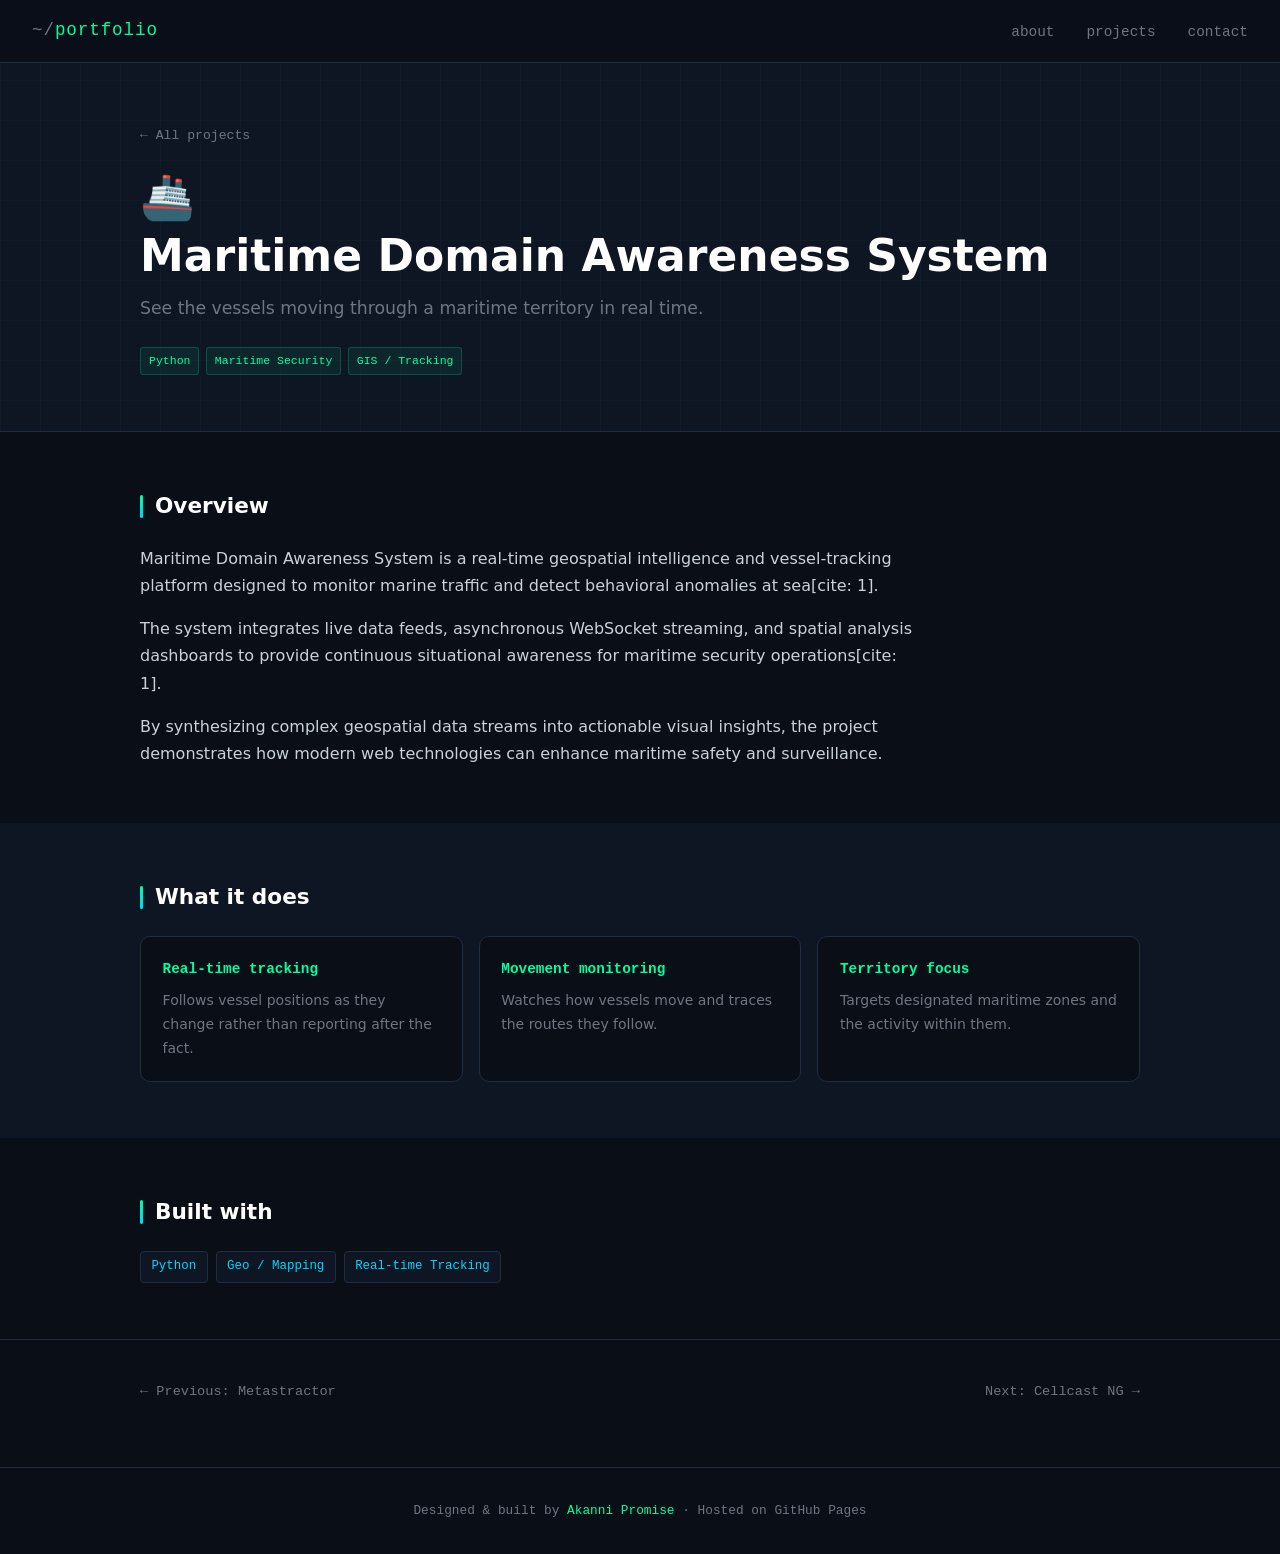
<file: projects/mda-system.html>
<!DOCTYPE html>
<html lang="en">
<head>
  <meta charset="UTF-8">
  <meta name="viewport" content="width=device-width, initial-scale=1.0">
  <title>Maritime Domain Awareness System | Akanni Promise</title>
  <meta name="description" content="A real-time vessel tracking and monitoring system for observing movement across designated maritime territories.">
  <link rel="stylesheet" href="../styles.css">
</head>
<body>

  <nav>
    <a class="nav-logo" href="../index.html"><span>~/</span>portfolio</a>
    <ul>
      <li><a href="../index.html#about">about</a></li>
      <li><a href="../index.html#projects">projects</a></li>
      <li><a href="../index.html#contact">contact</a></li>
    </ul>
  </nav>

  <header class="project-hero">
    <div class="container">
      <a class="back-link" href="../index.html#projects">← All projects</a>
      <div class="project-icon">🚢</div>
      <h1 class="project-title">Maritime Domain Awareness System</h1>
      <p class="project-tagline">
        See the vessels moving through a maritime territory in real time.
      </p>
      <div class="project-tags">
        <span class="card-tag">Python</span>
        <span class="card-tag">Maritime Security</span>
        <span class="card-tag">GIS / Tracking</span>
      </div>
    </div>
  </header>

  <section class="proj-section">
  <div class="container">
    <h2>Overview</h2>
    <p>
      Maritime Domain Awareness System is a real-time geospatial intelligence and vessel-tracking platform designed to monitor marine traffic and detect behavioral anomalies at sea[cite: 1].
    </p>
    <p>
      The system integrates live data feeds, asynchronous WebSocket streaming, and spatial analysis dashboards to provide continuous situational awareness for maritime security operations[cite: 1].
    </p>
    <p>
      By synthesizing complex geospatial data streams into actionable visual insights, the project demonstrates how modern web technologies can enhance maritime safety and surveillance.
    </p>
  </div>
</section>

  <section class="proj-section alt">
    <div class="container">
      <h2>What it does</h2>
      <div class="feature-grid">
        <div class="feature-card">
          <h3>Real-time tracking</h3>
          <p>Follows vessel positions as they change rather than reporting after the fact.</p>
        </div>
        <div class="feature-card">
          <h3>Movement monitoring</h3>
          <p>Watches how vessels move and traces the routes they follow.</p>
        </div>
        <div class="feature-card">
          <h3>Territory focus</h3>
          <p>Targets designated maritime zones and the activity within them.</p>
        </div>
      </div>
    </div>
  </section>

  <section class="proj-section">
    <div class="container">
      <h2>Built with</h2>
      <div class="tag-list">
        <span class="tag">Python</span>
        <span class="tag">Geo / Mapping</span>
        <span class="tag">Real-time Tracking</span>
      </div>
    </div>
  </section>

  <section class="proj-nav">
    <div class="container">
      <a class="proj-nav-link" href="metastractor.html">← Previous: Metastractor</a>
      <a class="proj-nav-link" href="cellcast-ng.html">Next: Cellcast NG →</a>
    </div>
  </section>

  <footer>
    Designed &amp; built by <span>Akanni Promise</span> · Hosted on GitHub Pages
  </footer>

</body>
</html>
</file>
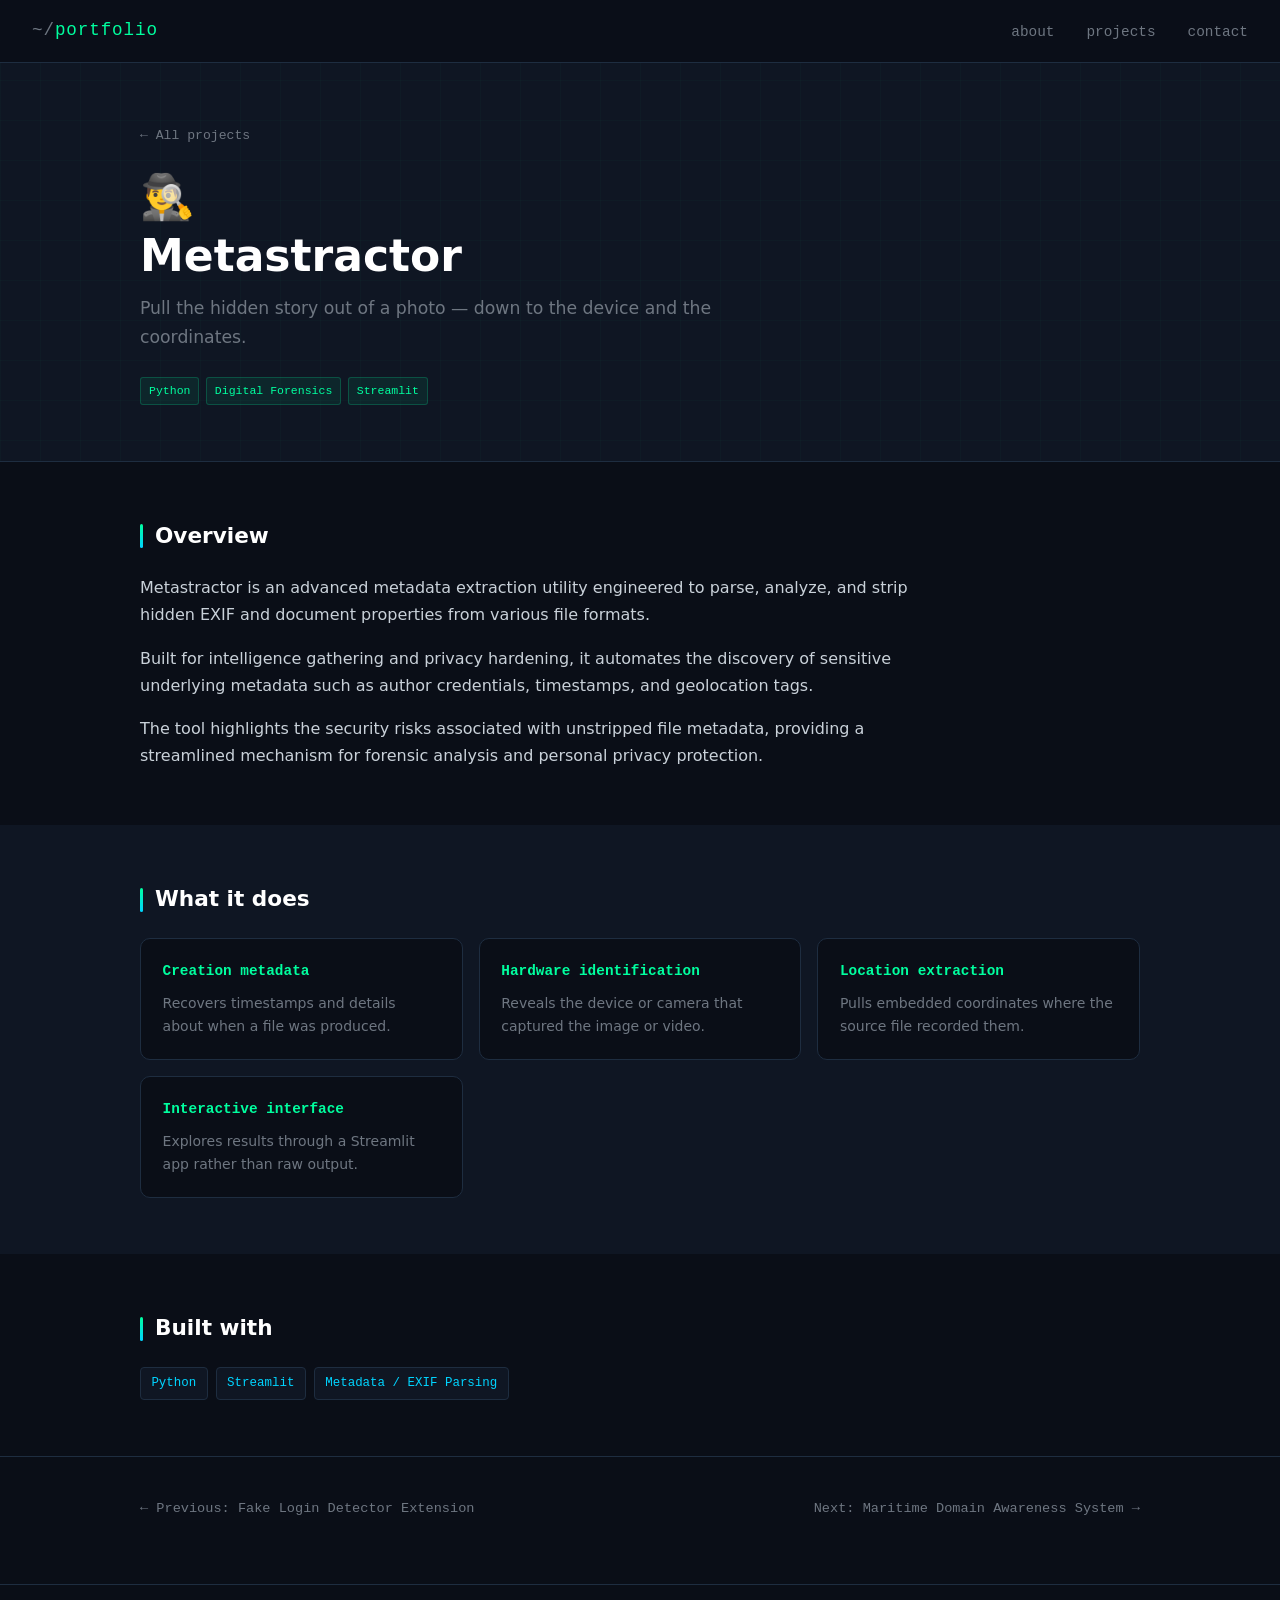
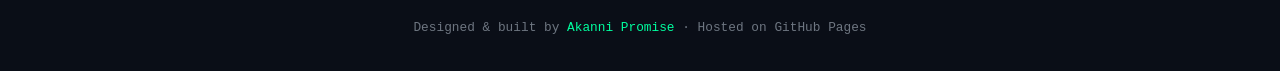
<file: projects/metastractor.html>
<!DOCTYPE html>
<html lang="en">
<head>
  <meta charset="UTF-8">
  <meta name="viewport" content="width=device-width, initial-scale=1.0">
  <title>Metastractor | Akanni Promise</title>
  <meta name="description" content="A Streamlit app that extracts hidden creation, hardware, and location metadata from images and videos.">
  <link rel="stylesheet" href="../styles.css">
</head>
<body>

  <nav>
    <a class="nav-logo" href="../index.html"><span>~/</span>portfolio</a>
    <ul>
      <li><a href="../index.html#about">about</a></li>
      <li><a href="../index.html#projects">projects</a></li>
      <li><a href="../index.html#contact">contact</a></li>
    </ul>
  </nav>

  <header class="project-hero">
    <div class="container">
      <a class="back-link" href="../index.html#projects">← All projects</a>
      <div class="project-icon">🕵️‍♂️</div>
      <h1 class="project-title">Metastractor</h1>
      <p class="project-tagline">
        Pull the hidden story out of a photo — down to the device and the coordinates.
      </p>
      <div class="project-tags">
        <span class="card-tag">Python</span>
        <span class="card-tag">Digital Forensics</span>
        <span class="card-tag">Streamlit</span>
      </div>
    </div>
  </header>

  <section class="proj-section">
  <div class="container">
    <h2>Overview</h2>
    <p>
      Metastractor is an advanced metadata extraction utility engineered to parse, analyze, and strip hidden EXIF and document properties from various file formats.
    </p>
    <p>
      Built for intelligence gathering and privacy hardening, it automates the discovery of sensitive underlying metadata such as author credentials, timestamps, and geolocation tags.
    </p>
    <p>
      The tool highlights the security risks associated with unstripped file metadata, providing a streamlined mechanism for forensic analysis and personal privacy protection.
    </p>
  </div>
</section>

  <section class="proj-section alt">
    <div class="container">
      <h2>What it does</h2>
      <div class="feature-grid">
        <div class="feature-card">
          <h3>Creation metadata</h3>
          <p>Recovers timestamps and details about when a file was produced.</p>
        </div>
        <div class="feature-card">
          <h3>Hardware identification</h3>
          <p>Reveals the device or camera that captured the image or video.</p>
        </div>
        <div class="feature-card">
          <h3>Location extraction</h3>
          <p>Pulls embedded coordinates where the source file recorded them.</p>
        </div>
        <div class="feature-card">
          <h3>Interactive interface</h3>
          <p>Explores results through a Streamlit app rather than raw output.</p>
        </div>
      </div>
    </div>
  </section>

  <section class="proj-section">
    <div class="container">
      <h2>Built with</h2>
      <div class="tag-list">
        <span class="tag">Python</span>
        <span class="tag">Streamlit</span>
        <span class="tag">Metadata / EXIF Parsing</span>
      </div>
    </div>
  </section>

  <section class="proj-nav">
    <div class="container">
      <a class="proj-nav-link" href="fake-login-detector-extension.html">← Previous: Fake Login Detector Extension</a>
      <a class="proj-nav-link" href="mda-system.html">Next: Maritime Domain Awareness System →</a>
    </div>
  </section>

  <footer>
    Designed &amp; built by <span>Akanni Promise</span> · Hosted on GitHub Pages
  </footer>

</body>
</html>
</file>
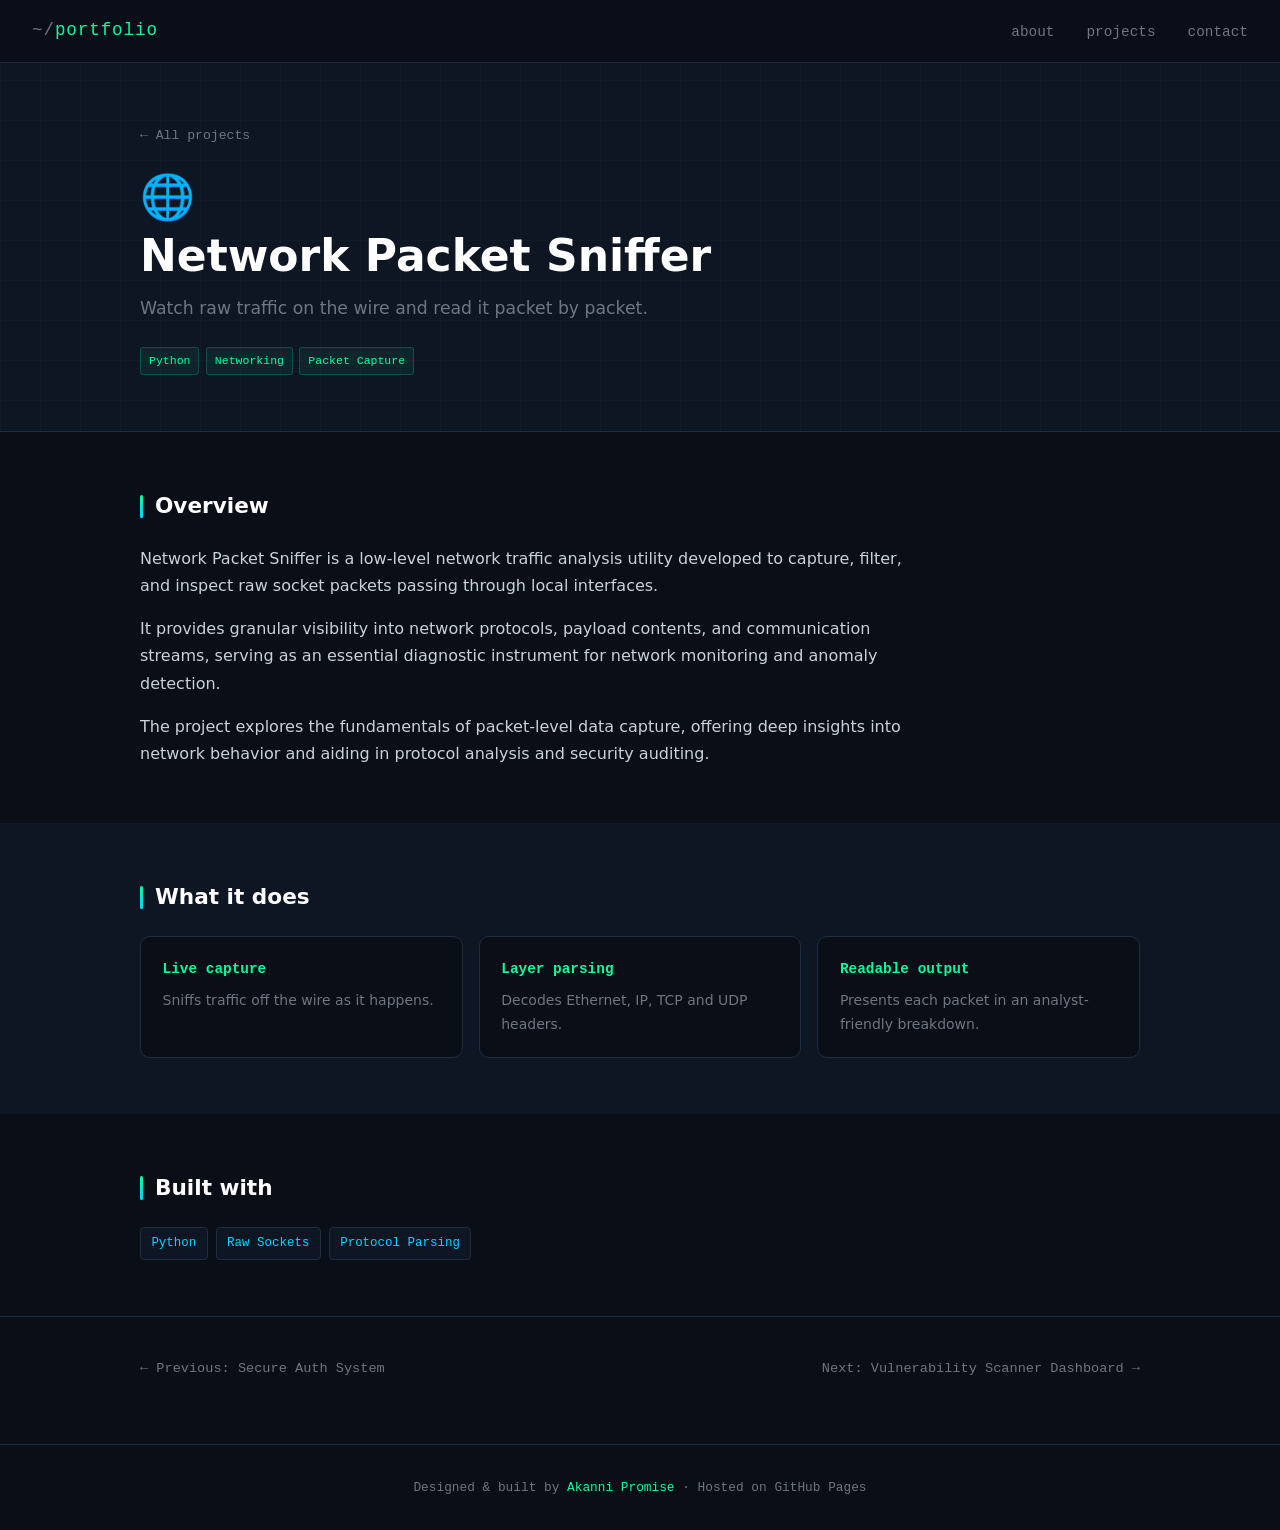
<file: projects/network-packet-sniffer.html>
<!DOCTYPE html>
<html lang="en">
<head>
  <meta charset="UTF-8">
  <meta name="viewport" content="width=device-width, initial-scale=1.0">
  <title>Network Packet Sniffer | Akanni Promise</title>
  <meta name="description" content="A packet sniffer that captures and parses Ethernet, IP, TCP and UDP traffic in an analyst-friendly format.">
  <link rel="stylesheet" href="../styles.css">
</head>
<body>

  <nav>
    <a class="nav-logo" href="../index.html"><span>~/</span>portfolio</a>
    <ul>
      <li><a href="../index.html#about">about</a></li>
      <li><a href="../index.html#projects">projects</a></li>
      <li><a href="../index.html#contact">contact</a></li>
    </ul>
  </nav>

  <header class="project-hero">
    <div class="container">
      <a class="back-link" href="../index.html#projects">← All projects</a>
      <div class="project-icon">🌐</div>
      <h1 class="project-title">Network Packet Sniffer</h1>
      <p class="project-tagline">
        Watch raw traffic on the wire and read it packet by packet.
      </p>
      <div class="project-tags">
        <span class="card-tag">Python</span>
        <span class="card-tag">Networking</span>
        <span class="card-tag">Packet Capture</span>
      </div>
    </div>
  </header>

  <section class="proj-section">
  <div class="container">
    <h2>Overview</h2>
    <p>
      Network Packet Sniffer is a low-level network traffic analysis utility developed to capture, filter, and inspect raw socket packets passing through local interfaces.
    </p>
    <p>
      It provides granular visibility into network protocols, payload contents, and communication streams, serving as an essential diagnostic instrument for network monitoring and anomaly detection.
    </p>
    <p>
      The project explores the fundamentals of packet-level data capture, offering deep insights into network behavior and aiding in protocol analysis and security auditing.
    </p>
  </div>
</section>

  <section class="proj-section alt">
    <div class="container">
      <h2>What it does</h2>
      <div class="feature-grid">
        <div class="feature-card">
          <h3>Live capture</h3>
          <p>Sniffs traffic off the wire as it happens.</p>
        </div>
        <div class="feature-card">
          <h3>Layer parsing</h3>
          <p>Decodes Ethernet, IP, TCP and UDP headers.</p>
        </div>
        <div class="feature-card">
          <h3>Readable output</h3>
          <p>Presents each packet in an analyst-friendly breakdown.</p>
        </div>
      </div>
    </div>
  </section>

  <section class="proj-section">
    <div class="container">
      <h2>Built with</h2>
      <div class="tag-list">
        <span class="tag">Python</span>
        <span class="tag">Raw Sockets</span>
        <span class="tag">Protocol Parsing</span>
      </div>
    </div>
  </section>

  <section class="proj-nav">
    <div class="container">
      <a class="proj-nav-link" href="secure-auth-system.html">← Previous: Secure Auth System</a>
      <a class="proj-nav-link" href="vulnerability-scanner-dashboard.html">Next: Vulnerability Scanner Dashboard →</a>
    </div>
  </section>

  <footer>
    Designed &amp; built by <span>Akanni Promise</span> · Hosted on GitHub Pages
  </footer>

</body>
</html>
</file>
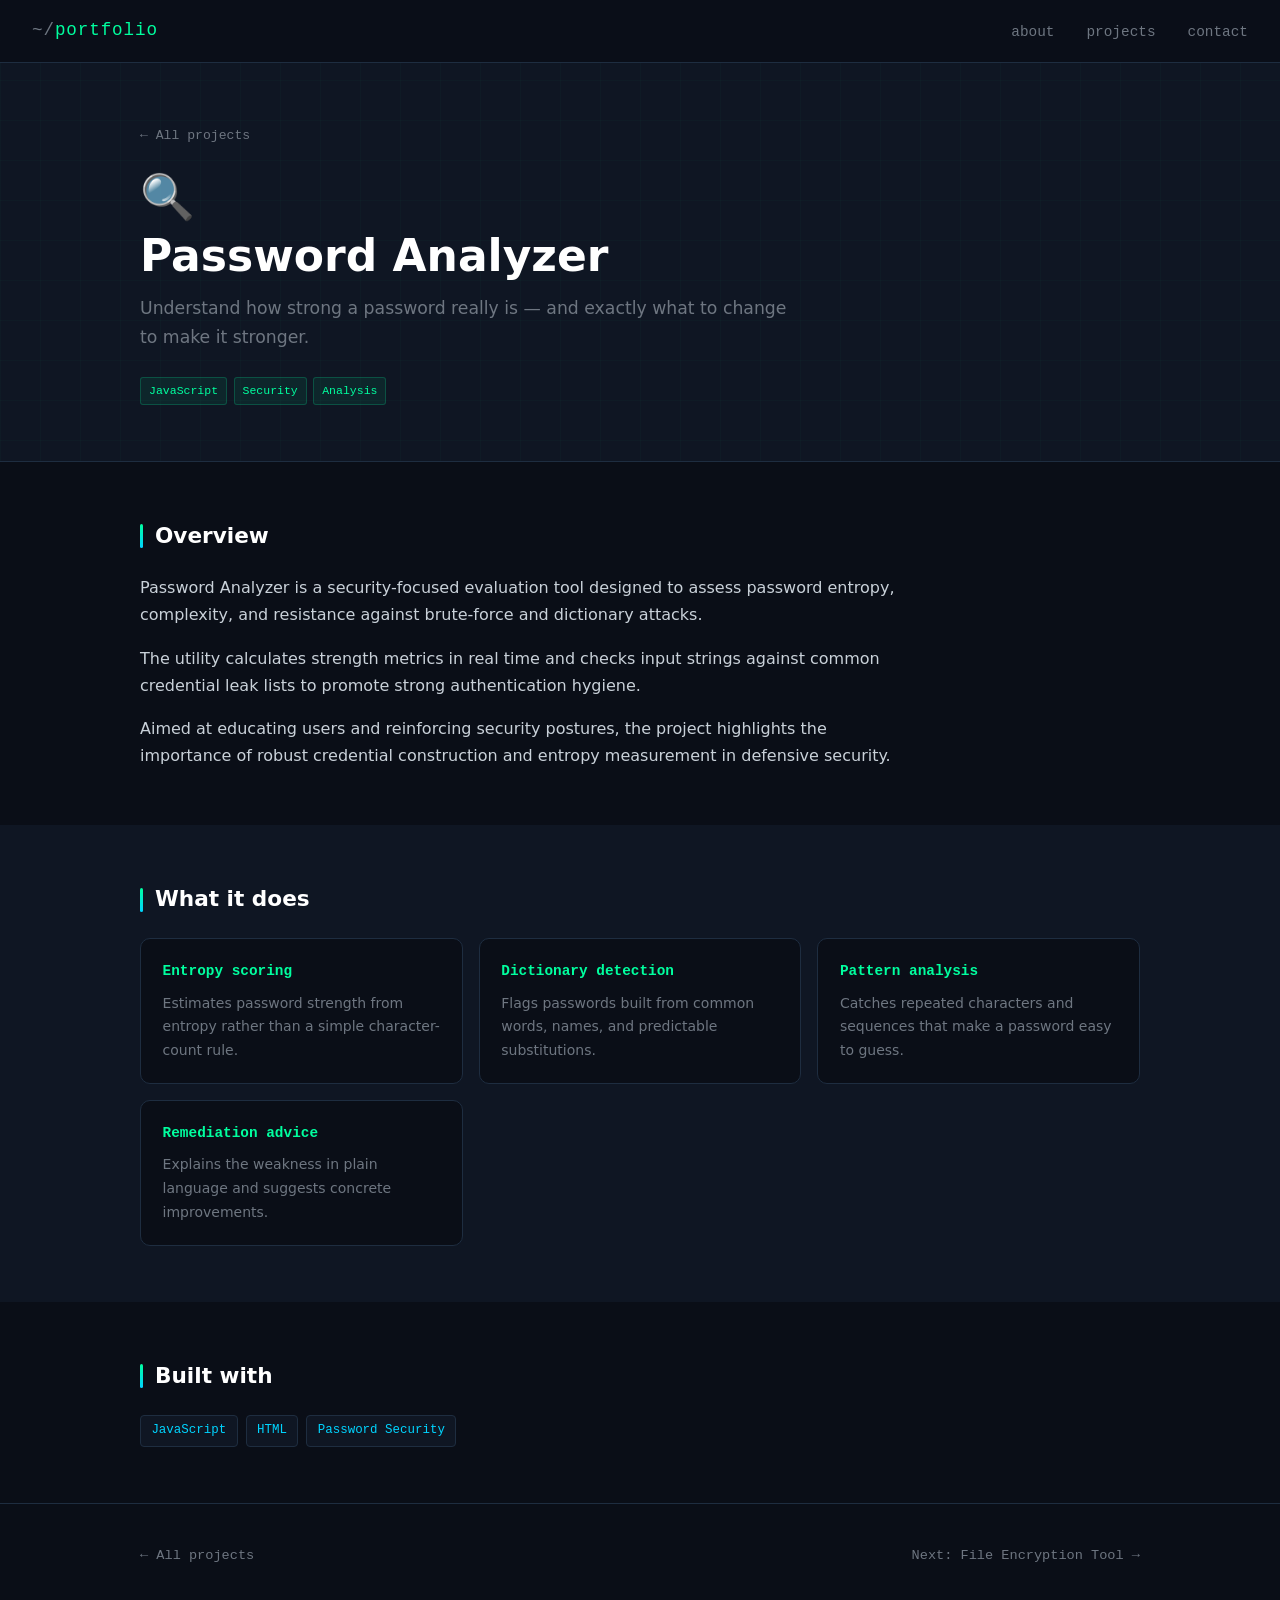
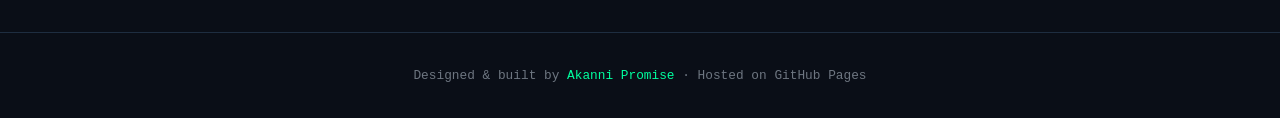
<file: projects/password-analyzer.html>
<!DOCTYPE html>
<html lang="en">
<head>
  <meta charset="UTF-8">
  <meta name="viewport" content="width=device-width, initial-scale=1.0">
  <title>Password Analyzer | Akanni Promise</title>
  <meta name="description" content="A password strength analyzer that measures entropy, spots dictionary and pattern weaknesses, and gives practical remediation advice.">
  <link rel="stylesheet" href="../styles.css">
</head>
<body>

  <nav>
    <a class="nav-logo" href="../index.html"><span>~/</span>portfolio</a>
    <ul>
      <li><a href="../index.html#about">about</a></li>
      <li><a href="../index.html#projects">projects</a></li>
      <li><a href="../index.html#contact">contact</a></li>
    </ul>
  </nav>

  <header class="project-hero">
    <div class="container">
      <a class="back-link" href="../index.html#projects">← All projects</a>
      <div class="project-icon">🔍</div>
      <h1 class="project-title">Password Analyzer</h1>
      <p class="project-tagline">
        Understand how strong a password really is — and exactly what to change to make it stronger.
      </p>
      <div class="project-tags">
        <span class="card-tag">JavaScript</span>
        <span class="card-tag">Security</span>
        <span class="card-tag">Analysis</span>
      </div>
    </div>
  </header>

  <section class="proj-section">
  <div class="container">
    <h2>Overview</h2>
    <p>
      Password Analyzer is a security-focused evaluation tool designed to assess password entropy, complexity, and resistance against brute-force and dictionary attacks.
    </p>
    <p>
      The utility calculates strength metrics in real time and checks input strings against common credential leak lists to promote strong authentication hygiene.
    </p>
    <p>
      Aimed at educating users and reinforcing security postures, the project highlights the importance of robust credential construction and entropy measurement in defensive security.
    </p>
  </div>
</section>

  <section class="proj-section alt">
    <div class="container">
      <h2>What it does</h2>
      <div class="feature-grid">
        <div class="feature-card">
          <h3>Entropy scoring</h3>
          <p>Estimates password strength from entropy rather than a simple character-count rule.</p>
        </div>
        <div class="feature-card">
          <h3>Dictionary detection</h3>
          <p>Flags passwords built from common words, names, and predictable substitutions.</p>
        </div>
        <div class="feature-card">
          <h3>Pattern analysis</h3>
          <p>Catches repeated characters and sequences that make a password easy to guess.</p>
        </div>
        <div class="feature-card">
          <h3>Remediation advice</h3>
          <p>Explains the weakness in plain language and suggests concrete improvements.</p>
        </div>
      </div>
    </div>
  </section>

  <section class="proj-section">
    <div class="container">
      <h2>Built with</h2>
      <div class="tag-list">
        <span class="tag">JavaScript</span>
        <span class="tag">HTML</span>
        <span class="tag">Password Security</span>
      </div>
    </div>
  </section>

  <section class="proj-nav">
    <div class="container">
      <a class="proj-nav-link" href="../index.html#projects">← All projects</a>
      <a class="proj-nav-link" href="file-encryption-tool.html">Next: File Encryption Tool →</a>
    </div>
  </section>

  <footer>
    Designed &amp; built by <span>Akanni Promise</span> · Hosted on GitHub Pages
  </footer>

</body>
</html>
</file>
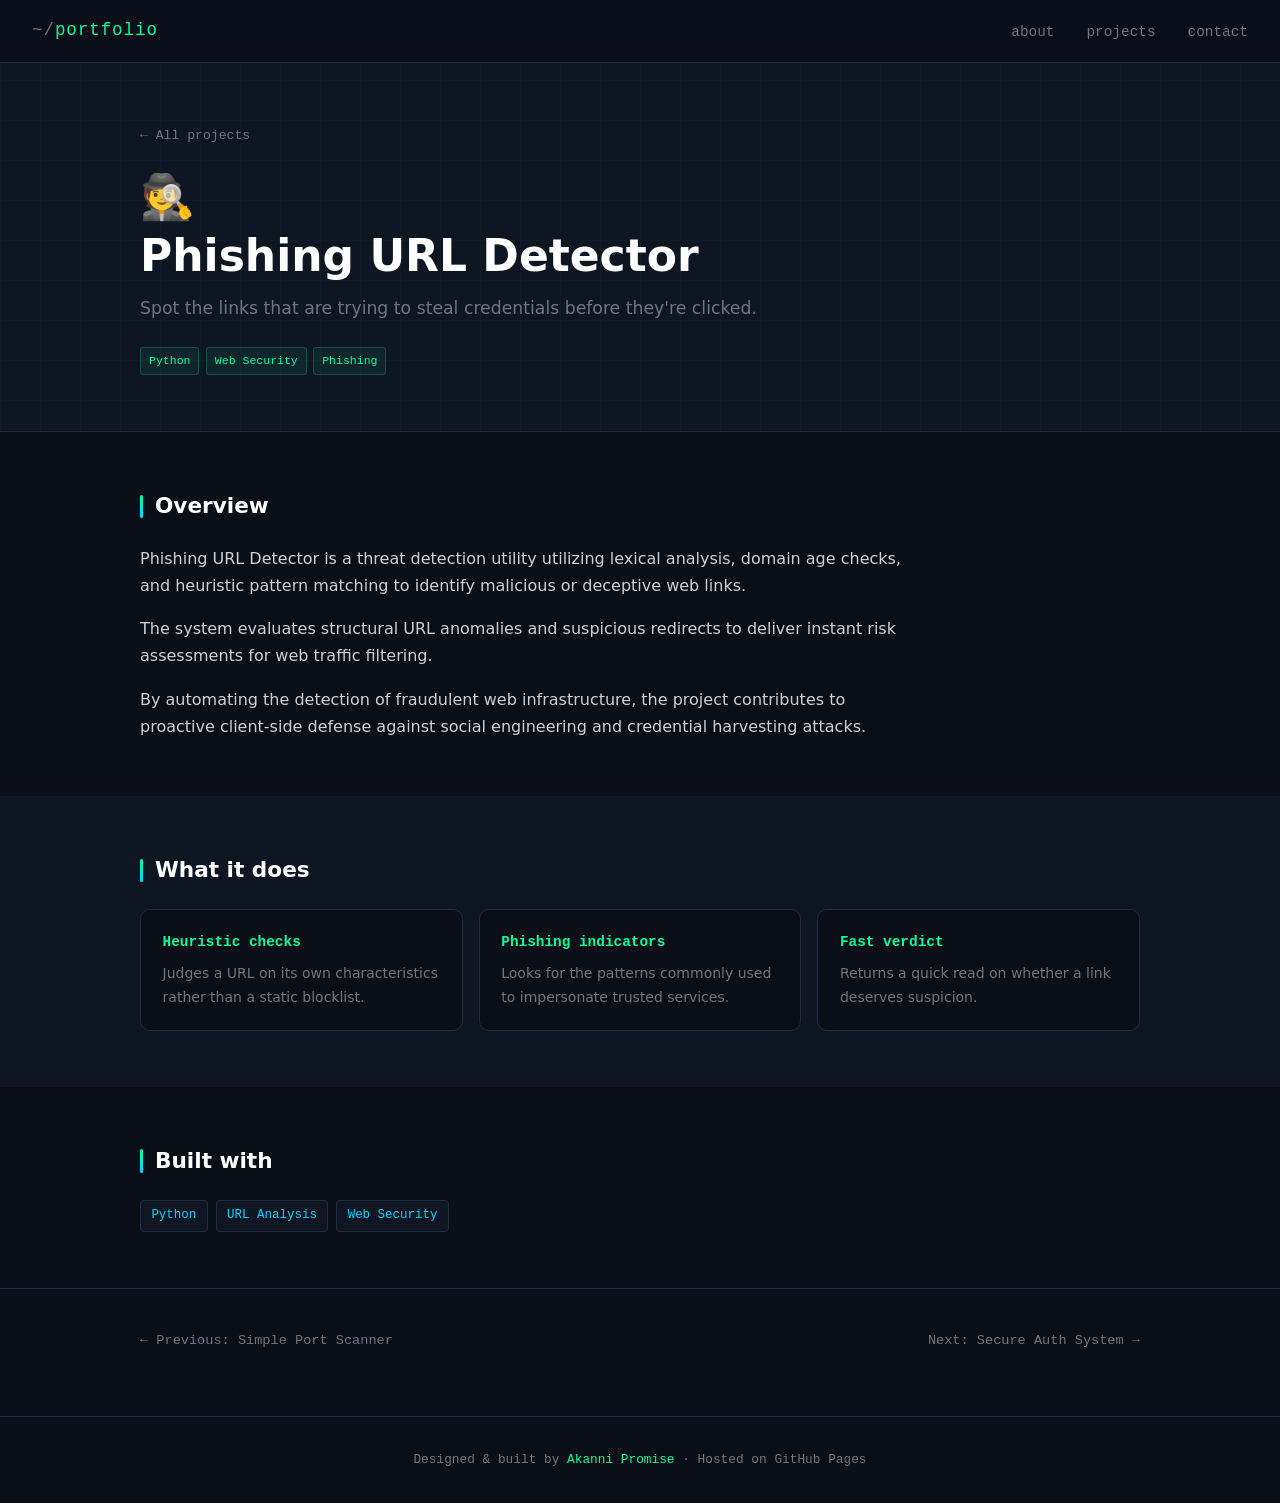
<file: projects/phishing-url-detector.html>
<!DOCTYPE html>
<html lang="en">
<head>
  <meta charset="UTF-8">
  <meta name="viewport" content="width=device-width, initial-scale=1.0">
  <title>Phishing URL Detector | Akanni Promise</title>
  <meta name="description" content="A tool that detects suspicious URLs and phishing indicators using heuristic checks.">
  <link rel="stylesheet" href="../styles.css">
</head>
<body>

  <nav>
    <a class="nav-logo" href="../index.html"><span>~/</span>portfolio</a>
    <ul>
      <li><a href="../index.html#about">about</a></li>
      <li><a href="../index.html#projects">projects</a></li>
      <li><a href="../index.html#contact">contact</a></li>
    </ul>
  </nav>

  <header class="project-hero">
    <div class="container">
      <a class="back-link" href="../index.html#projects">← All projects</a>
      <div class="project-icon">🕵️</div>
      <h1 class="project-title">Phishing URL Detector</h1>
      <p class="project-tagline">
        Spot the links that are trying to steal credentials before they're clicked.
      </p>
      <div class="project-tags">
        <span class="card-tag">Python</span>
        <span class="card-tag">Web Security</span>
        <span class="card-tag">Phishing</span>
      </div>
    </div>
  </header>

  <section class="proj-section">
  <div class="container">
    <h2>Overview</h2>
    <p>
      Phishing URL Detector is a threat detection utility utilizing lexical analysis, domain age checks, and heuristic pattern matching to identify malicious or deceptive web links.
    </p>
    <p>
      The system evaluates structural URL anomalies and suspicious redirects to deliver instant risk assessments for web traffic filtering.
    </p>
    <p>
      By automating the detection of fraudulent web infrastructure, the project contributes to proactive client-side defense against social engineering and credential harvesting attacks.
    </p>
  </div>
</section>

  <section class="proj-section alt">
    <div class="container">
      <h2>What it does</h2>
      <div class="feature-grid">
        <div class="feature-card">
          <h3>Heuristic checks</h3>
          <p>Judges a URL on its own characteristics rather than a static blocklist.</p>
        </div>
        <div class="feature-card">
          <h3>Phishing indicators</h3>
          <p>Looks for the patterns commonly used to impersonate trusted services.</p>
        </div>
        <div class="feature-card">
          <h3>Fast verdict</h3>
          <p>Returns a quick read on whether a link deserves suspicion.</p>
        </div>
      </div>
    </div>
  </section>

  <section class="proj-section">
    <div class="container">
      <h2>Built with</h2>
      <div class="tag-list">
        <span class="tag">Python</span>
        <span class="tag">URL Analysis</span>
        <span class="tag">Web Security</span>
      </div>
    </div>
  </section>

  <section class="proj-nav">
    <div class="container">
      <a class="proj-nav-link" href="simple-port-scanner.html">← Previous: Simple Port Scanner</a>
      <a class="proj-nav-link" href="secure-auth-system.html">Next: Secure Auth System →</a>
    </div>
  </section>

  <footer>
    Designed &amp; built by <span>Akanni Promise</span> · Hosted on GitHub Pages
  </footer>

</body>
</html>
</file>
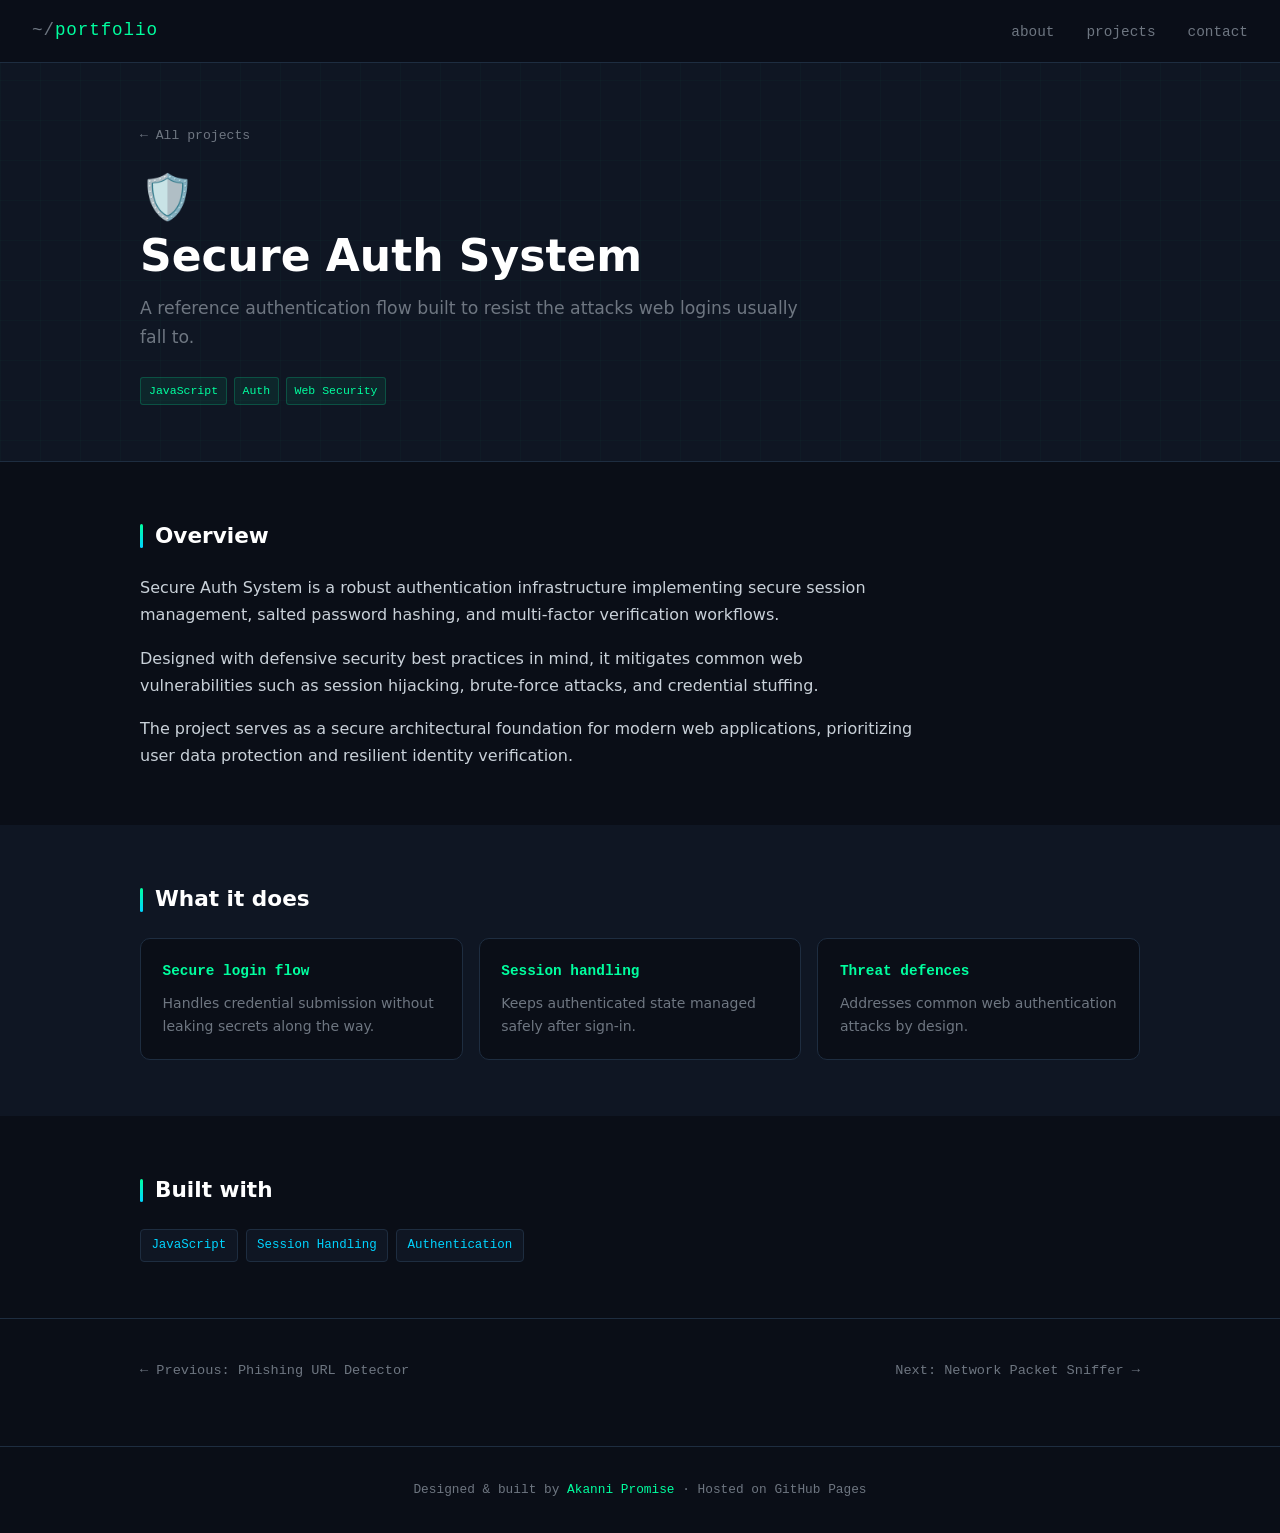
<file: projects/secure-auth-system.html>
<!DOCTYPE html>
<html lang="en">
<head>
  <meta charset="UTF-8">
  <meta name="viewport" content="width=device-width, initial-scale=1.0">
  <title>Secure Auth System | Akanni Promise</title>
  <meta name="description" content="An authentication prototype with secure login flows, session handling, and defenses against common web auth threats.">
  <link rel="stylesheet" href="../styles.css">
</head>
<body>

  <nav>
    <a class="nav-logo" href="../index.html"><span>~/</span>portfolio</a>
    <ul>
      <li><a href="../index.html#about">about</a></li>
      <li><a href="../index.html#projects">projects</a></li>
      <li><a href="../index.html#contact">contact</a></li>
    </ul>
  </nav>

  <header class="project-hero">
    <div class="container">
      <a class="back-link" href="../index.html#projects">← All projects</a>
      <div class="project-icon">🛡️</div>
      <h1 class="project-title">Secure Auth System</h1>
      <p class="project-tagline">
        A reference authentication flow built to resist the attacks web logins usually fall to.
      </p>
      <div class="project-tags">
        <span class="card-tag">JavaScript</span>
        <span class="card-tag">Auth</span>
        <span class="card-tag">Web Security</span>
      </div>
    </div>
  </header>

  <section class="proj-section">
  <div class="container">
    <h2>Overview</h2>
    <p>
      Secure Auth System is a robust authentication infrastructure implementing secure session management, salted password hashing, and multi-factor verification workflows.
    </p>
    <p>
      Designed with defensive security best practices in mind, it mitigates common web vulnerabilities such as session hijacking, brute-force attacks, and credential stuffing.
    </p>
    <p>
      The project serves as a secure architectural foundation for modern web applications, prioritizing user data protection and resilient identity verification.
    </p>
  </div>
</section>

  <section class="proj-section alt">
    <div class="container">
      <h2>What it does</h2>
      <div class="feature-grid">
        <div class="feature-card">
          <h3>Secure login flow</h3>
          <p>Handles credential submission without leaking secrets along the way.</p>
        </div>
        <div class="feature-card">
          <h3>Session handling</h3>
          <p>Keeps authenticated state managed safely after sign-in.</p>
        </div>
        <div class="feature-card">
          <h3>Threat defences</h3>
          <p>Addresses common web authentication attacks by design.</p>
        </div>
      </div>
    </div>
  </section>

  <section class="proj-section">
    <div class="container">
      <h2>Built with</h2>
      <div class="tag-list">
        <span class="tag">JavaScript</span>
        <span class="tag">Session Handling</span>
        <span class="tag">Authentication</span>
      </div>
    </div>
  </section>

  <section class="proj-nav">
    <div class="container">
      <a class="proj-nav-link" href="phishing-url-detector.html">← Previous: Phishing URL Detector</a>
      <a class="proj-nav-link" href="network-packet-sniffer.html">Next: Network Packet Sniffer →</a>
    </div>
  </section>

  <footer>
    Designed &amp; built by <span>Akanni Promise</span> · Hosted on GitHub Pages
  </footer>

</body>
</html>
</file>
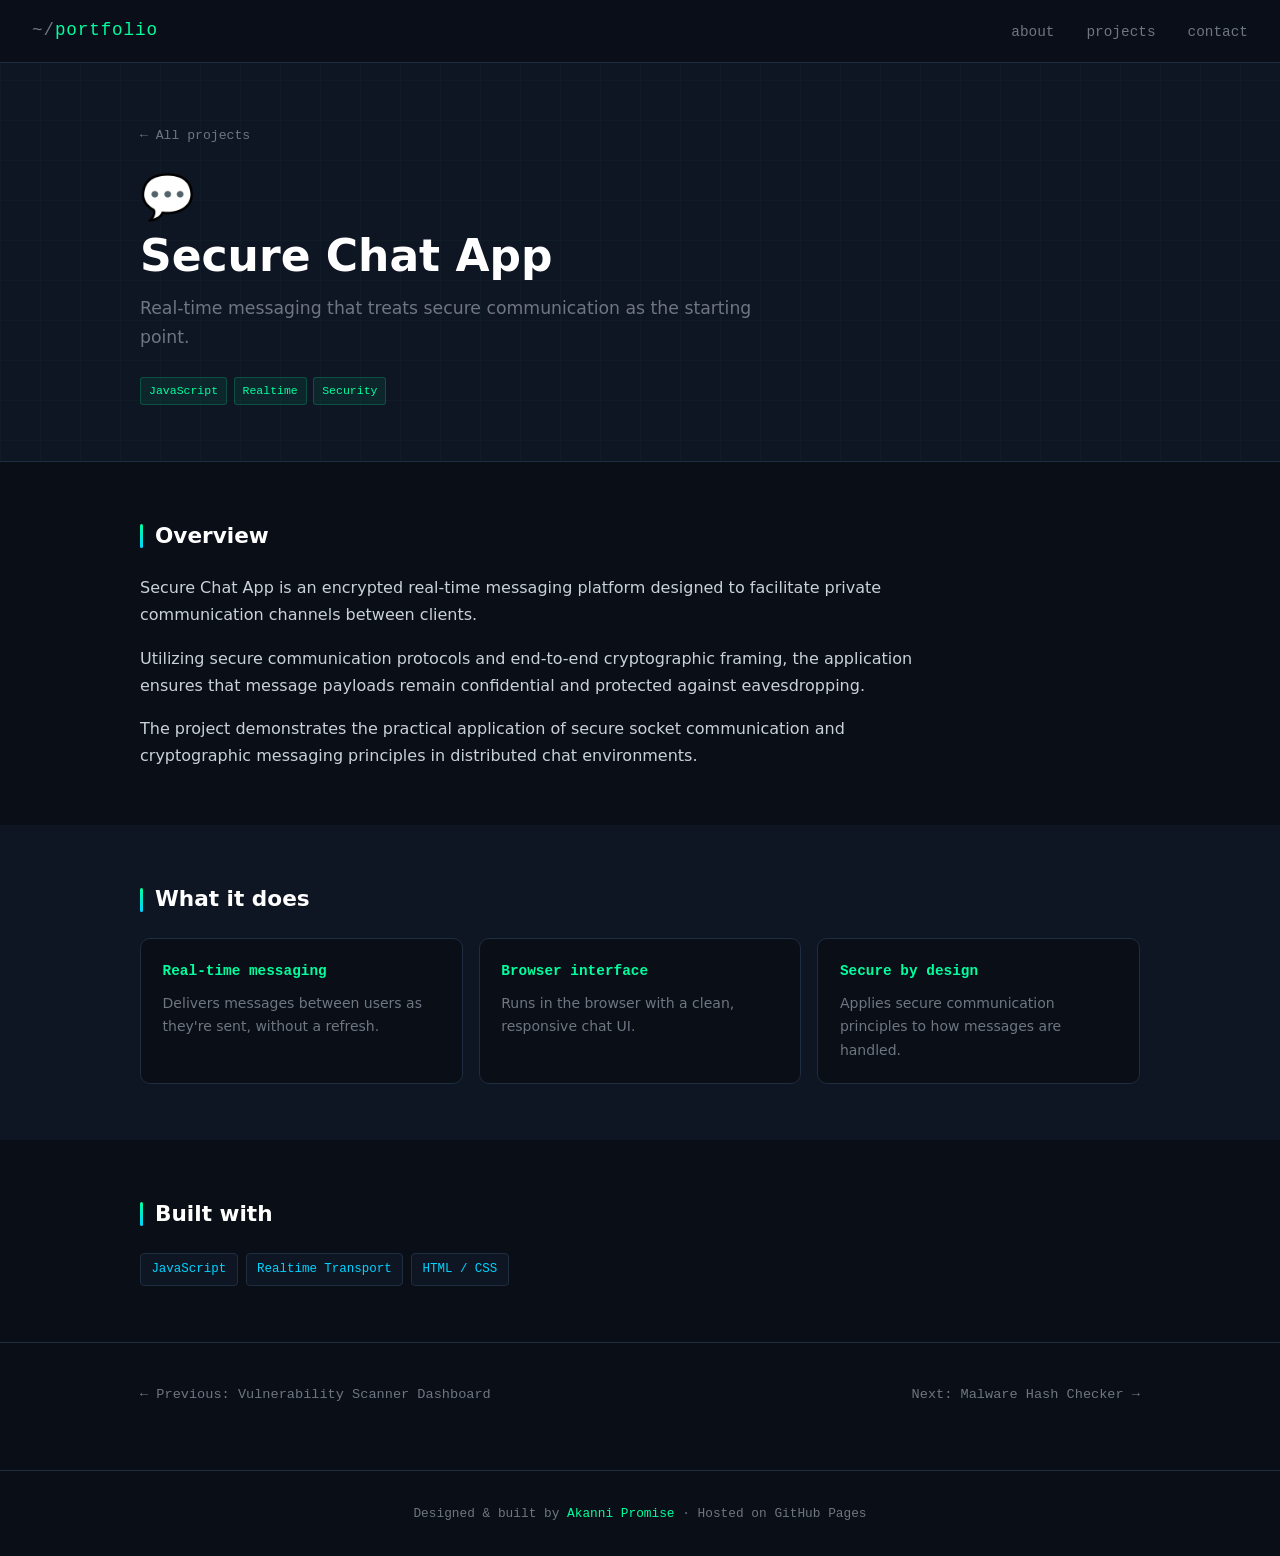
<file: projects/secure-chat-app.html>
<!DOCTYPE html>
<html lang="en">
<head>
  <meta charset="UTF-8">
  <meta name="viewport" content="width=device-width, initial-scale=1.0">
  <title>Secure Chat App | Akanni Promise</title>
  <meta name="description" content="A real-time messaging app built with secure communication principles and a browser-based interface.">
  <link rel="stylesheet" href="../styles.css">
</head>
<body>

  <nav>
    <a class="nav-logo" href="../index.html"><span>~/</span>portfolio</a>
    <ul>
      <li><a href="../index.html#about">about</a></li>
      <li><a href="../index.html#projects">projects</a></li>
      <li><a href="../index.html#contact">contact</a></li>
    </ul>
  </nav>

  <header class="project-hero">
    <div class="container">
      <a class="back-link" href="../index.html#projects">← All projects</a>
      <div class="project-icon">💬</div>
      <h1 class="project-title">Secure Chat App</h1>
      <p class="project-tagline">
        Real-time messaging that treats secure communication as the starting point.
      </p>
      <div class="project-tags">
        <span class="card-tag">JavaScript</span>
        <span class="card-tag">Realtime</span>
        <span class="card-tag">Security</span>
      </div>
    </div>
  </header>

  <section class="proj-section">
  <div class="container">
    <h2>Overview</h2>
    <p>
      Secure Chat App is an encrypted real-time messaging platform designed to facilitate private communication channels between clients.
    </p>
    <p>
      Utilizing secure communication protocols and end-to-end cryptographic framing, the application ensures that message payloads remain confidential and protected against eavesdropping.
    </p>
    <p>
      The project demonstrates the practical application of secure socket communication and cryptographic messaging principles in distributed chat environments.
    </p>
  </div>
</section>

  <section class="proj-section alt">
    <div class="container">
      <h2>What it does</h2>
      <div class="feature-grid">
        <div class="feature-card">
          <h3>Real-time messaging</h3>
          <p>Delivers messages between users as they're sent, without a refresh.</p>
        </div>
        <div class="feature-card">
          <h3>Browser interface</h3>
          <p>Runs in the browser with a clean, responsive chat UI.</p>
        </div>
        <div class="feature-card">
          <h3>Secure by design</h3>
          <p>Applies secure communication principles to how messages are handled.</p>
        </div>
      </div>
    </div>
  </section>

  <section class="proj-section">
    <div class="container">
      <h2>Built with</h2>
      <div class="tag-list">
        <span class="tag">JavaScript</span>
        <span class="tag">Realtime Transport</span>
        <span class="tag">HTML / CSS</span>
      </div>
    </div>
  </section>

  <section class="proj-nav">
    <div class="container">
      <a class="proj-nav-link" href="vulnerability-scanner-dashboard.html">← Previous: Vulnerability Scanner Dashboard</a>
      <a class="proj-nav-link" href="malware-hash-checker.html">Next: Malware Hash Checker →</a>
    </div>
  </section>

  <footer>
    Designed &amp; built by <span>Akanni Promise</span> · Hosted on GitHub Pages
  </footer>

</body>
</html>
</file>
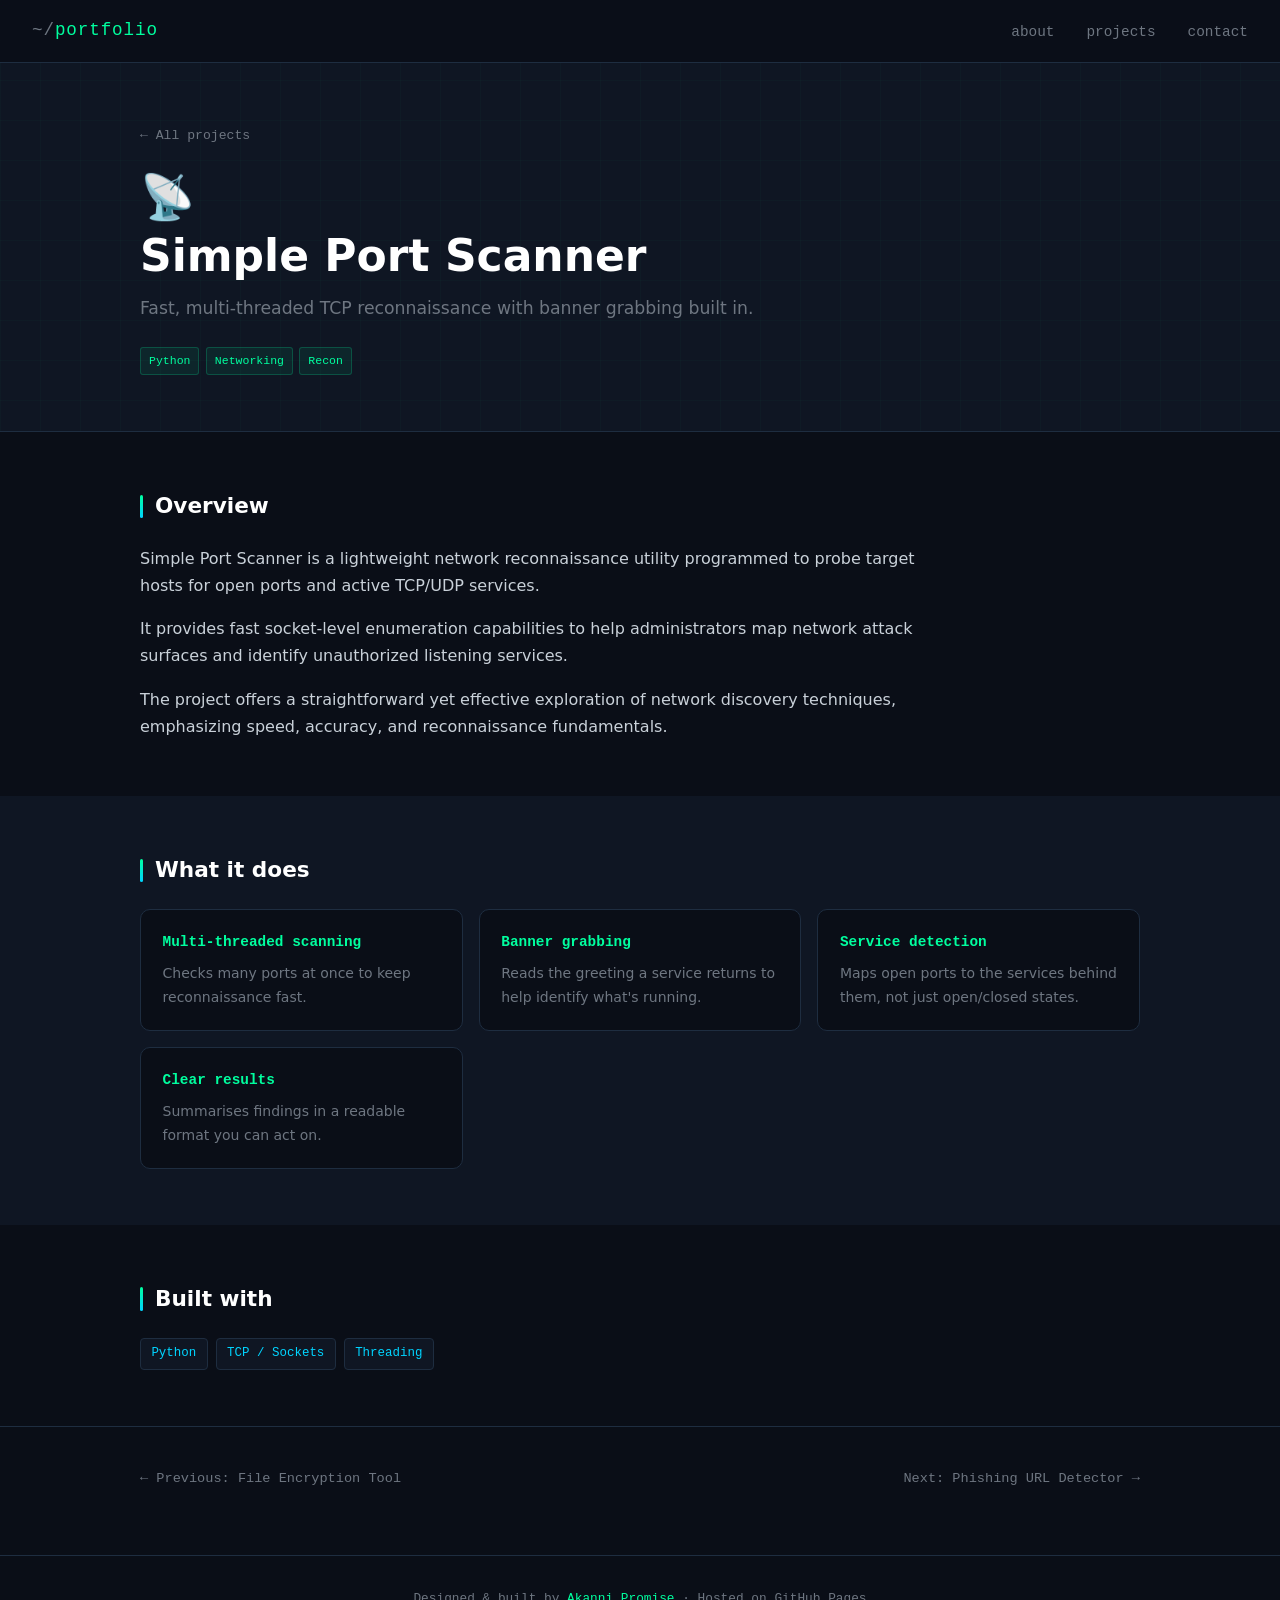
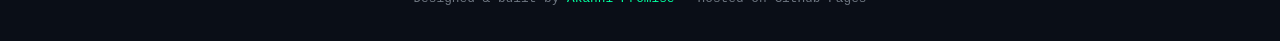
<file: projects/simple-port-scanner.html>
<!DOCTYPE html>
<html lang="en">
<head>
  <meta charset="UTF-8">
  <meta name="viewport" content="width=device-width, initial-scale=1.0">
  <title>Simple Port Scanner | Akanni Promise</title>
  <meta name="description" content="A multi-threaded TCP port scanner with banner grabbing and service detection for fast reconnaissance.">
  <link rel="stylesheet" href="../styles.css">
</head>
<body>

  <nav>
    <a class="nav-logo" href="../index.html"><span>~/</span>portfolio</a>
    <ul>
      <li><a href="../index.html#about">about</a></li>
      <li><a href="../index.html#projects">projects</a></li>
      <li><a href="../index.html#contact">contact</a></li>
    </ul>
  </nav>

  <header class="project-hero">
    <div class="container">
      <a class="back-link" href="../index.html#projects">← All projects</a>
      <div class="project-icon">📡</div>
      <h1 class="project-title">Simple Port Scanner</h1>
      <p class="project-tagline">
        Fast, multi-threaded TCP reconnaissance with banner grabbing built in.
      </p>
      <div class="project-tags">
        <span class="card-tag">Python</span>
        <span class="card-tag">Networking</span>
        <span class="card-tag">Recon</span>
      </div>
    </div>
  </header>

  <section class="proj-section">
  <div class="container">
    <h2>Overview</h2>
    <p>
      Simple Port Scanner is a lightweight network reconnaissance utility programmed to probe target hosts for open ports and active TCP/UDP services.
    </p>
    <p>
      It provides fast socket-level enumeration capabilities to help administrators map network attack surfaces and identify unauthorized listening services.
    </p>
    <p>
      The project offers a straightforward yet effective exploration of network discovery techniques, emphasizing speed, accuracy, and reconnaissance fundamentals.
    </p>
  </div>
</section>

  <section class="proj-section alt">
    <div class="container">
      <h2>What it does</h2>
      <div class="feature-grid">
        <div class="feature-card">
          <h3>Multi-threaded scanning</h3>
          <p>Checks many ports at once to keep reconnaissance fast.</p>
        </div>
        <div class="feature-card">
          <h3>Banner grabbing</h3>
          <p>Reads the greeting a service returns to help identify what's running.</p>
        </div>
        <div class="feature-card">
          <h3>Service detection</h3>
          <p>Maps open ports to the services behind them, not just open/closed states.</p>
        </div>
        <div class="feature-card">
          <h3>Clear results</h3>
          <p>Summarises findings in a readable format you can act on.</p>
        </div>
      </div>
    </div>
  </section>

  <section class="proj-section">
    <div class="container">
      <h2>Built with</h2>
      <div class="tag-list">
        <span class="tag">Python</span>
        <span class="tag">TCP / Sockets</span>
        <span class="tag">Threading</span>
      </div>
    </div>
  </section>

  <section class="proj-nav">
    <div class="container">
      <a class="proj-nav-link" href="file-encryption-tool.html">← Previous: File Encryption Tool</a>
      <a class="proj-nav-link" href="phishing-url-detector.html">Next: Phishing URL Detector →</a>
    </div>
  </section>

  <footer>
    Designed &amp; built by <span>Akanni Promise</span> · Hosted on GitHub Pages
  </footer>

</body>
</html>
</file>
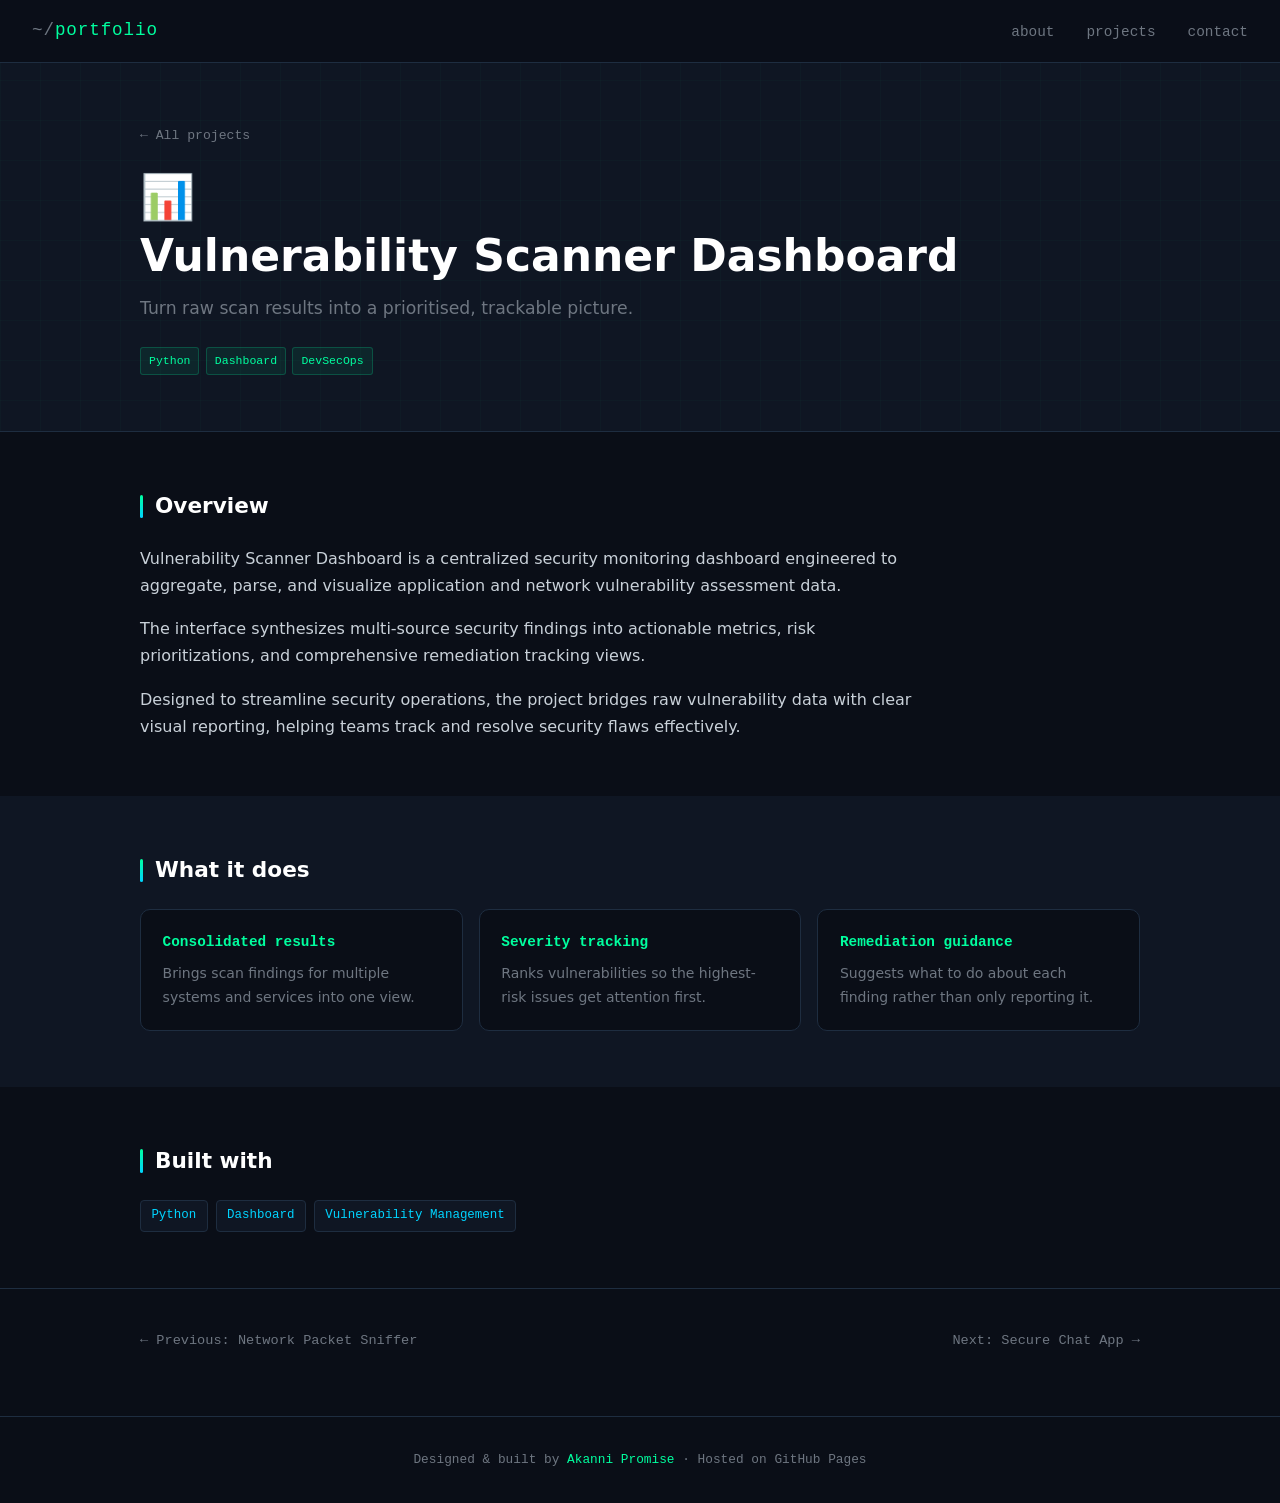
<file: projects/vulnerability-scanner-dashboard.html>
<!DOCTYPE html>
<html lang="en">
<head>
  <meta charset="UTF-8">
  <meta name="viewport" content="width=device-width, initial-scale=1.0">
  <title>Vulnerability Scanner Dashboard | Akanni Promise</title>
  <meta name="description" content="A dashboard for tracking scan results, vulnerability severity, and remediation guidance across systems and services.">
  <link rel="stylesheet" href="../styles.css">
</head>
<body>

  <nav>
    <a class="nav-logo" href="../index.html"><span>~/</span>portfolio</a>
    <ul>
      <li><a href="../index.html#about">about</a></li>
      <li><a href="../index.html#projects">projects</a></li>
      <li><a href="../index.html#contact">contact</a></li>
    </ul>
  </nav>

  <header class="project-hero">
    <div class="container">
      <a class="back-link" href="../index.html#projects">← All projects</a>
      <div class="project-icon">📊</div>
      <h1 class="project-title">Vulnerability Scanner Dashboard</h1>
      <p class="project-tagline">
        Turn raw scan results into a prioritised, trackable picture.
      </p>
      <div class="project-tags">
        <span class="card-tag">Python</span>
        <span class="card-tag">Dashboard</span>
        <span class="card-tag">DevSecOps</span>
      </div>
    </div>
  </header>

  <section class="proj-section">
  <div class="container">
    <h2>Overview</h2>
    <p>
      Vulnerability Scanner Dashboard is a centralized security monitoring dashboard engineered to aggregate, parse, and visualize application and network vulnerability assessment data.
    </p>
    <p>
      The interface synthesizes multi-source security findings into actionable metrics, risk prioritizations, and comprehensive remediation tracking views.
    </p>
    <p>
      Designed to streamline security operations, the project bridges raw vulnerability data with clear visual reporting, helping teams track and resolve security flaws effectively.
    </p>
  </div>
</section>

  <section class="proj-section alt">
    <div class="container">
      <h2>What it does</h2>
      <div class="feature-grid">
        <div class="feature-card">
          <h3>Consolidated results</h3>
          <p>Brings scan findings for multiple systems and services into one view.</p>
        </div>
        <div class="feature-card">
          <h3>Severity tracking</h3>
          <p>Ranks vulnerabilities so the highest-risk issues get attention first.</p>
        </div>
        <div class="feature-card">
          <h3>Remediation guidance</h3>
          <p>Suggests what to do about each finding rather than only reporting it.</p>
        </div>
      </div>
    </div>
  </section>

  <section class="proj-section">
    <div class="container">
      <h2>Built with</h2>
      <div class="tag-list">
        <span class="tag">Python</span>
        <span class="tag">Dashboard</span>
        <span class="tag">Vulnerability Management</span>
      </div>
    </div>
  </section>

  <section class="proj-nav">
    <div class="container">
      <a class="proj-nav-link" href="network-packet-sniffer.html">← Previous: Network Packet Sniffer</a>
      <a class="proj-nav-link" href="secure-chat-app.html">Next: Secure Chat App →</a>
    </div>
  </section>

  <footer>
    Designed &amp; built by <span>Akanni Promise</span> · Hosted on GitHub Pages
  </footer>

</body>
</html>
</file>
<file: styles.css>
/* ── Reset & Base ── */
*, *::before, *::after { box-sizing: border-box; margin: 0; padding: 0; }

:root {
  --bg:        #0a0e17;
  --bg2:       #0f1623;
  --bg3:       #141d2b;
  --border:    #1e2d40;
  --green:     #00ff9f;
  --cyan:      #00d4ff;
  --purple:    #8b5cf6;
  --text:      #c9d1d9;
  --text-dim:  #6e7681;
  --font-mono: 'Courier New', Courier, monospace;
  --font-sans: 'Segoe UI', system-ui, sans-serif;
}

html { scroll-behavior: smooth; }

body {
  background: var(--bg);
  color: var(--text);
  font-family: var(--font-sans);
  line-height: 1.7;
  overflow-x: hidden;
}

/* ── Scrollbar ── */
::-webkit-scrollbar { width: 6px; }
::-webkit-scrollbar-track { background: var(--bg); }
::-webkit-scrollbar-thumb { background: var(--border); border-radius: 3px; }
::-webkit-scrollbar-thumb:hover { background: var(--green); }

/* ── Nav ── */
nav {
  position: fixed; top: 0; left: 0; right: 0; z-index: 100;
  display: flex; align-items: center; justify-content: space-between;
  padding: 1rem 2rem;
  background: rgba(10, 14, 23, 0.85);
  backdrop-filter: blur(12px);
  border-bottom: 1px solid var(--border);
}

.nav-logo {
  font-family: var(--font-mono);
  font-size: 1.1rem;
  color: var(--green);
  text-decoration: none;
  letter-spacing: 0.05em;
}

.nav-logo span { color: var(--text-dim); }

nav ul {
  list-style: none;
  display: flex; gap: 2rem;
}

nav a {
  color: var(--text-dim);
  text-decoration: none;
  font-size: 0.9rem;
  font-family: var(--font-mono);
  transition: color 0.2s;
}

nav a:hover { color: var(--green); }

/* ── Hero ── */
#hero {
  min-height: 100vh;
  display: flex; align-items: center; justify-content: center;
  padding: 6rem 2rem 4rem;
  position: relative;
  overflow: hidden;
}

/* subtle grid background */
#hero::before {
  content: '';
  position: absolute; inset: 0;
  background-image:
    linear-gradient(rgba(0,255,159,0.03) 1px, transparent 1px),
    linear-gradient(90deg, rgba(0,255,159,0.03) 1px, transparent 1px);
  background-size: 40px 40px;
  pointer-events: none;
}

.hero-inner { max-width: 760px; width: 100%; }

.hero-tag {
  font-family: var(--font-mono);
  font-size: 0.85rem;
  color: var(--green);
  letter-spacing: 0.12em;
  text-transform: uppercase;
  margin-bottom: 1rem;
}

.hero-tag::before { content: '> '; }

h1 {
  font-size: clamp(2.4rem, 6vw, 4rem);
  font-weight: 700;
  line-height: 1.15;
  color: #fff;
  margin-bottom: 1rem;
}

h1 .accent { color: var(--green); }

.hero-subtitle {
  font-size: 1.15rem;
  color: var(--text-dim);
  margin-bottom: 2rem;
  max-width: 560px;
}

.hero-btns { display: flex; gap: 1rem; flex-wrap: wrap; }

.btn {
  display: inline-flex; align-items: center; gap: 0.5rem;
  padding: 0.7rem 1.5rem;
  border-radius: 6px;
  font-size: 0.9rem;
  font-family: var(--font-mono);
  text-decoration: none;
  transition: all 0.2s;
  cursor: pointer;
  border: none;
}

.btn-primary {
  background: var(--green);
  color: var(--bg);
  font-weight: 700;
}

.btn-primary:hover {
  background: #00e68f;
  box-shadow: 0 0 20px rgba(0,255,159,0.35);
}

.btn-outline {
  background: transparent;
  color: var(--cyan);
  border: 1px solid var(--cyan);
}

.btn-outline:hover {
  background: rgba(0,212,255,0.08);
  box-shadow: 0 0 20px rgba(0,212,255,0.2);
}

/* Terminal badge */
.terminal-badge {
  margin-top: 3rem;
  background: var(--bg3);
  border: 1px solid var(--border);
  border-radius: 8px;
  padding: 1rem 1.25rem;
  font-family: var(--font-mono);
  font-size: 0.85rem;
  max-width: 480px;
}

.terminal-badge .prompt { color: var(--green); }
.terminal-badge .cmd { color: var(--cyan); }
.terminal-badge .output { color: var(--text-dim); margin-top: 0.3rem; }

.cursor {
  display: inline-block;
  width: 9px; height: 1em;
  background: var(--green);
  vertical-align: text-bottom;
  animation: blink 1.1s step-end infinite;
}

@keyframes blink { 50% { opacity: 0; } }

/* ── Section shared ── */
section { padding: 5rem 2rem; }

.section-header {
  display: flex; align-items: center; gap: 1rem;
  margin-bottom: 3rem;
}

.section-num {
  font-family: var(--font-mono);
  font-size: 0.85rem;
  color: var(--green);
}

h2 {
  font-size: 1.75rem;
  color: #fff;
  font-weight: 600;
}

.section-line {
  flex: 1; height: 1px;
  background: var(--border);
  max-width: 300px;
}

.container { max-width: 1000px; margin: 0 auto; }

/* ── About ── */
#about {
  background: var(--bg2);
}

.about-grid {
  display: grid;
  grid-template-columns: 1.2fr 0.8fr;
  gap: 3rem;
  align-items: start;
}

.about-text p { color: var(--text); margin-bottom: 1rem; }
.about-text p:last-child { margin-bottom: 0; }

/* Profile Image Styling */
.about-image-wrapper {
  position: relative;
  display: flex;
  justify-content: center;
  align-items: center;
}

.profile-frame {
  position: relative;
  max-width: 280px;
  width: 100%;
  border-radius: 12px;
  overflow: hidden;
  border: 2px solid var(--border);
  box-shadow: 0 10px 30px rgba(0, 0, 0, 0.5);
  transition: border-color 0.3s, transform 0.3s, box-shadow 0.3s;
}

.profile-frame:hover {
  border-color: var(--green);
  transform: translateY(-5px);
  box-shadow: 0 15px 35px rgba(0, 255, 159, 0.2);
}

.profile-img {
  width: 100%;
  height: auto;
  display: block;
  object-fit: cover;
  filter: grayscale(15%) contrast(105%);
  transition: filter 0.3s ease;
}

.profile-frame:hover .profile-img {
  filter: grayscale(0%) contrast(100%);
}

.skills-box {
  grid-column: 1 / -1;
  margin-top: 1rem;
  background: var(--bg3);
  padding: 1.75rem;
  border-radius: 10px;
  border: 1px solid var(--border);
}

.skills-box h3 {
  font-size: 0.8rem;
  font-family: var(--font-mono);
  color: var(--green);
  text-transform: uppercase;
  letter-spacing: 0.1em;
  margin-bottom: 0.75rem;
  margin-top: 1.5rem;
}

.skills-box h3:first-child { margin-top: 0; }

.tag-list { display: flex; flex-wrap: wrap; gap: 0.5rem; }

.tag {
  background: var(--bg2);
  border: 1px solid var(--border);
  color: var(--cyan);
  font-family: var(--font-mono);
  font-size: 0.78rem;
  padding: 0.3rem 0.65rem;
  border-radius: 4px;
  transition: border-color 0.2s, color 0.2s;
}

.tag:hover {
  border-color: var(--cyan);
  color: #fff;
}

/* ── Projects ── */
#projects { background: var(--bg); }

.projects-grid {
  display: grid;
  grid-template-columns: repeat(auto-fill, minmax(290px, 1fr));
  gap: 1.25rem;
}

.project-card {
  background: var(--bg3);
  border: 1px solid var(--border);
  border-radius: 10px;
  padding: 1.5rem;
  text-decoration: none;
  display: flex; flex-direction: column;
  transition: border-color 0.25s, transform 0.2s, box-shadow 0.25s;
  position: relative;
  overflow: hidden;
}

.project-card::before {
  content: '';
  position: absolute; top: 0; left: 0; right: 0; height: 2px;
  background: linear-gradient(90deg, var(--green), var(--cyan));
  opacity: 0;
  transition: opacity 0.25s;
}

.project-card:hover {
  border-color: rgba(0,255,159,0.3);
  transform: translateY(-4px);
  box-shadow: 0 12px 32px rgba(0,0,0,0.4);
}

.project-card:hover::before { opacity: 1; }

.card-top {
  display: flex; align-items: flex-start;
  justify-content: space-between;
  margin-bottom: 0.75rem;
}

.card-icon { font-size: 1.5rem; }

.card-links { display: flex; gap: 0.6rem; }

.card-links a {
  color: var(--text-dim);
  text-decoration: none;
  font-size: 0.85rem;
  font-family: var(--font-mono);
  transition: color 0.2s;
}

.card-links a:hover { color: var(--green); }

.card-links span {
  color: var(--text-dim);
  font-size: 0.85rem;
  font-family: var(--font-mono);
  transition: color 0.2s;
}

.project-card:hover .card-links span { color: var(--green); }

.card-title {
  color: #fff;
  font-size: 1rem;
  font-weight: 600;
  margin-bottom: 0.5rem;
}

.card-desc {
  color: var(--text-dim);
  font-size: 0.875rem;
  flex: 1;
  margin-bottom: 1rem;
}

.card-tags { display: flex; flex-wrap: wrap; gap: 0.4rem; }

.card-tag {
  font-family: var(--font-mono);
  font-size: 0.72rem;
  color: var(--green);
  background: rgba(0,255,159,0.07);
  border: 1px solid rgba(0,255,159,0.2);
  padding: 0.2rem 0.5rem;
  border-radius: 3px;
}

/* ── Contact ── */
#contact {
  background: var(--bg2);
  text-align: center;
}

#contact .section-header { justify-content: center; }
#contact .section-line { max-width: 100px; }

.contact-tagline {
  color: var(--text-dim);
  font-size: 1.05rem;
  max-width: 520px;
  margin: 0 auto 2.5rem;
}

.contact-links {
  display: flex; justify-content: center; gap: 1.5rem; flex-wrap: wrap;
}

.contact-link {
  display: flex; align-items: center; gap: 0.5rem;
  padding: 0.75rem 1.5rem;
  border-radius: 8px;
  background: var(--bg3);
  border: 1px solid var(--border);
  color: var(--text);
  text-decoration: none;
  font-family: var(--font-mono);
  font-size: 0.9rem;
  transition: all 0.2s;
}

.contact-link:hover {
  border-color: var(--green);
  color: var(--green);
  box-shadow: 0 0 16px rgba(0,255,159,0.15);
}

/* ── Footer ── */
footer {
  padding: 2rem;
  text-align: center;
  font-family: var(--font-mono);
  font-size: 0.8rem;
  color: var(--text-dim);
  border-top: 1px solid var(--border);
}

footer span { color: var(--green); }

/* ── Responsive ── */
@media (max-width: 768px) {
  .about-grid { grid-template-columns: 1fr; }
  .about-image-wrapper { order: -1; margin-bottom: 1.5rem; }
}

@media (max-width: 680px) {
  nav ul { gap: 1.2rem; }
}

@media (max-width: 480px) {
  nav ul { display: none; }
}

/* ══════════════════════════════════════════
   Project Detail Pages
   ══════════════════════════════════════════ */

.project-hero {
  padding: 7.5rem 2rem 3.5rem;
  background: var(--bg2);
  border-bottom: 1px solid var(--border);
  position: relative;
  overflow: hidden;
}

.project-hero::before {
  content: '';
  position: absolute; inset: 0;
  background-image:
    linear-gradient(rgba(0,255,159,0.025) 1px, transparent 1px),
    linear-gradient(90deg, rgba(0,255,159,0.025) 1px, transparent 1px);
  background-size: 40px 40px;
  pointer-events: none;
}

.project-hero .container { position: relative; }

.back-link {
  display: inline-flex; align-items: center; gap: 0.4rem;
  font-family: var(--font-mono);
  font-size: 0.82rem;
  color: var(--text-dim);
  text-decoration: none;
  margin-bottom: 1.75rem;
  transition: color 0.2s, transform 0.2s;
}

.back-link:hover { color: var(--green); transform: translateX(-3px); }

.project-icon { font-size: 2.75rem; line-height: 1; }

.project-title {
  font-size: clamp(1.9rem, 4.5vw, 2.75rem);
  margin: 0.75rem 0;
}

.project-tagline {
  color: var(--text-dim);
  font-size: 1.08rem;
  max-width: 660px;
}

.project-tags {
  display: flex; flex-wrap: wrap; gap: 0.4rem;
  margin-top: 1.5rem;
}

.proj-section { padding: 3.5rem 2rem; }
.proj-section.alt { background: var(--bg2); }

.proj-section h2 {
  font-size: 1.35rem;
  margin-bottom: 1.25rem;
  display: flex; align-items: center; gap: 0.75rem;
}

.proj-section h2::before {
  content: '';
  display: inline-block;
  width: 3px; height: 1.1em;
  border-radius: 2px;
  background: linear-gradient(var(--green), var(--cyan));
}

.proj-section p {
  color: var(--text);
  max-width: 780px;
  margin-bottom: 1rem;
}

.proj-section p:last-child { margin-bottom: 0; }

.feature-grid {
  display: grid;
  grid-template-columns: repeat(auto-fill, minmax(250px, 1fr));
  gap: 1rem;
  margin-top: 0.5rem;
}

.feature-card {
  background: var(--bg3);
  border: 1px solid var(--border);
  border-radius: 10px;
  padding: 1.25rem 1.35rem;
  transition: border-color 0.25s, transform 0.2s;
}

.proj-section.alt .feature-card { background: var(--bg); }

.feature-card:hover {
  border-color: rgba(0,255,159,0.3);
  transform: translateY(-3px);
}

.feature-card h3 {
  font-family: var(--font-mono);
  font-size: 0.9rem;
  font-weight: 600;
  color: var(--green);
  margin-bottom: 0.5rem;
}

.feature-card p {
  color: var(--text-dim);
  font-size: 0.875rem;
  margin: 0;
  max-width: none;
}

.proj-nav {
  padding: 2.5rem 2rem 4rem;
  border-top: 1px solid var(--border);
}

.proj-nav .container {
  display: flex; align-items: center; justify-content: space-between;
  gap: 1rem; flex-wrap: wrap;
}

.proj-nav-link {
  font-family: var(--font-mono);
  font-size: 0.85rem;
  color: var(--text-dim);
  text-decoration: none;
  transition: color 0.2s;
}

.proj-nav-link:hover { color: var(--green); }

@media (max-width: 600px) {
  .proj-nav .container { flex-direction: column; align-items: flex-start; }
}
</file>
